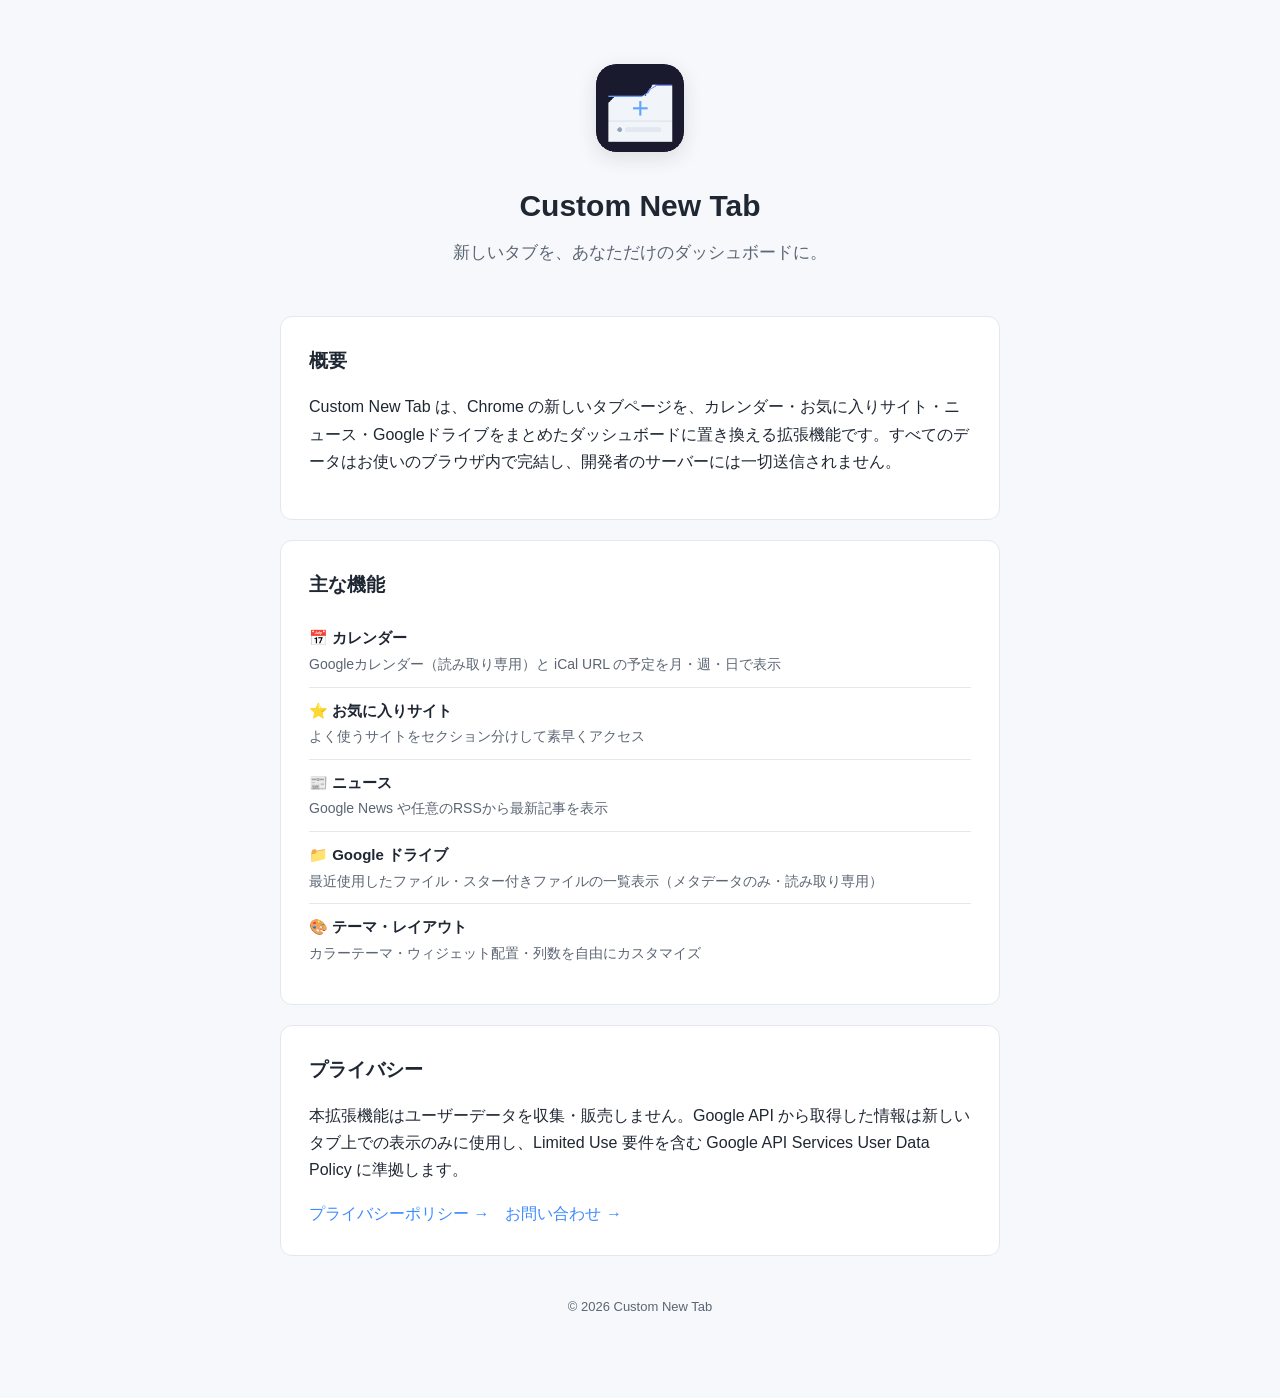
<file: site/index.html>
<!DOCTYPE html>
<html lang="ja">
<head>
  <meta charset="UTF-8">
  <meta name="viewport" content="width=device-width, initial-scale=1.0">
  <meta name="google-site-verification" content="gnsqKJyiIARSbxkVvalSUK85ZuNrN927KFrc7BYDMiA" />
  <title>Custom New Tab — 新しいタブを、あなただけのダッシュボードに。</title>
  <meta name="description" content="Custom New Tab は、ブラウザの新しいタブをカレンダー・お気に入り・ニュース・Driveのダッシュボードに変える Chrome 拡張機能です。">
  <style>
    :root { --accent: #3d8bff; --text: #1f2733; --muted: #5b6573; --bg: #f6f8fb; --card: #ffffff; --border: #e3e8ef; }
    * { box-sizing: border-box; }
    body { margin: 0; font-family: -apple-system, BlinkMacSystemFont, "Segoe UI", "Hiragino Sans", "Noto Sans JP", sans-serif; color: var(--text); background: var(--bg); line-height: 1.7; }
    .wrap { max-width: 760px; margin: 0 auto; padding: 64px 20px 80px; }
    .hero { text-align: center; margin-bottom: 48px; }
    .logo { width: 88px; height: 88px; border-radius: 20px; box-shadow: 0 6px 20px rgba(31,39,51,.12); }
    h1 { font-size: 30px; margin: 20px 0 8px; }
    .tagline { color: var(--muted); font-size: 17px; margin: 0; }
    .card { background: var(--card); border: 1px solid var(--border); border-radius: 12px; padding: 28px; margin-bottom: 20px; }
    h2 { font-size: 19px; margin: 0 0 14px; }
    .features { list-style: none; padding: 0; margin: 0; }
    .features li { padding: 10px 0; border-bottom: 1px solid var(--border); font-size: 15px; }
    .features li:last-child { border-bottom: none; }
    .features b { display: block; }
    .features span { color: var(--muted); font-size: 14px; }
    a { color: var(--accent); text-decoration: none; }
    a:hover { text-decoration: underline; }
    .links { display: flex; gap: 16px; flex-wrap: wrap; }
    footer { text-align: center; color: var(--muted); font-size: 13px; margin-top: 40px; }
  </style>
</head>
<body>
  <div class="wrap">
    <div class="hero">
      <img class="logo" src="./icon128.png" alt="Custom New Tab ロゴ">
      <h1>Custom New Tab</h1>
      <p class="tagline">新しいタブを、あなただけのダッシュボードに。</p>
    </div>

    <div class="card">
      <h2>概要</h2>
      <p>Custom New Tab は、Chrome の新しいタブページを、カレンダー・お気に入りサイト・ニュース・Googleドライブをまとめたダッシュボードに置き換える拡張機能です。すべてのデータはお使いのブラウザ内で完結し、開発者のサーバーには一切送信されません。</p>
    </div>

    <div class="card">
      <h2>主な機能</h2>
      <ul class="features">
        <li><b>📅 カレンダー</b><span>Googleカレンダー（読み取り専用）と iCal URL の予定を月・週・日で表示</span></li>
        <li><b>⭐ お気に入りサイト</b><span>よく使うサイトをセクション分けして素早くアクセス</span></li>
        <li><b>📰 ニュース</b><span>Google News や任意のRSSから最新記事を表示</span></li>
        <li><b>📁 Google ドライブ</b><span>最近使用したファイル・スター付きファイルの一覧表示（メタデータのみ・読み取り専用）</span></li>
        <li><b>🎨 テーマ・レイアウト</b><span>カラーテーマ・ウィジェット配置・列数を自由にカスタマイズ</span></li>
      </ul>
    </div>

    <div class="card">
      <h2>プライバシー</h2>
      <p>本拡張機能はユーザーデータを収集・販売しません。Google API から取得した情報は新しいタブ上での表示のみに使用し、Limited Use 要件を含む Google API Services User Data Policy に準拠します。</p>
      <div class="links">
        <a href="./privacy.html">プライバシーポリシー →</a>
        <a href="mailto:kobacic7@gmail.com">お問い合わせ →</a>
      </div>
    </div>

    <footer>© 2026 Custom New Tab</footer>
  </div>
</body>
</html>
</file>
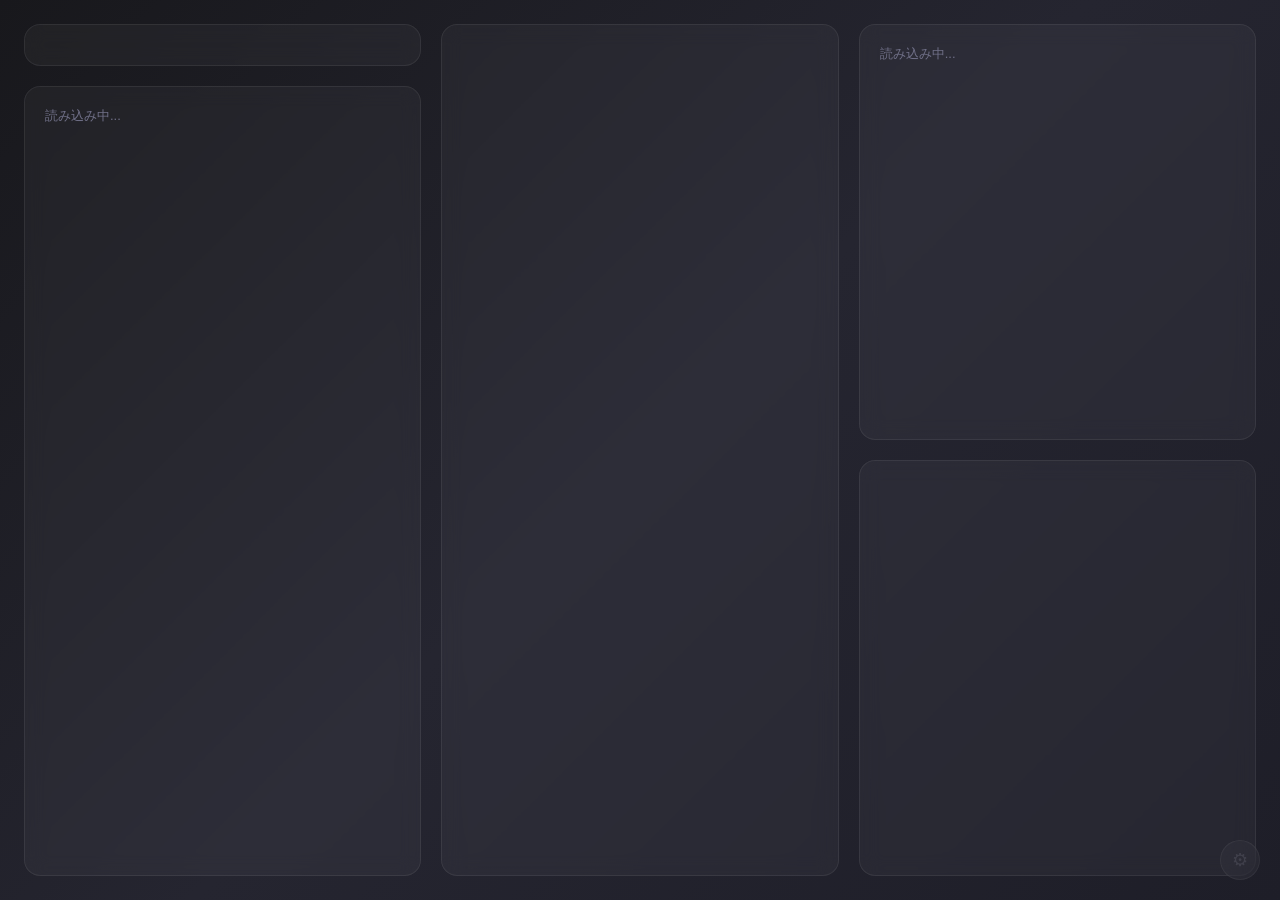
<file: newtab.html>
<!DOCTYPE html>
<html lang="ja">
<head>
  <meta charset="UTF-8">
  <meta name="viewport" content="width=device-width, initial-scale=1.0">
  <title>New Tab</title>
  <link rel="stylesheet" href="css/style.css">
  <link rel="stylesheet" href="css/options.css">
  <script src="js/theme.js"></script>
  <script src="js/utils.js"></script>
</head>
<body>
  <div class="container">
    <div class="main-content" id="main-content">
      <div class="left-column" id="col-left">
        <section class="card calendar-embed" data-widget="calendar">
          <div id="calendar-container"></div>
        </section>
        <section class="card events-list" data-widget="calendar">
          <div id="events-container" class="widget-scroll">
            <p class="loading">読み込み中...</p>
          </div>
        </section>
      </div>
      <div class="center-column" id="col-center">
        <section class="card favorites" data-widget="favorites">
          <div id="favorites-container" class="widget-scroll"></div>
        </section>
      </div>
      <div class="right-column" id="col-right">
        <section class="card news" data-widget="news">
          <div id="news-container" class="widget-scroll">
            <p class="loading">読み込み中...</p>
          </div>
        </section>
        <section class="card drive" data-widget="drive">
          <div id="drive-container"></div>
        </section>
      </div>
    </div>
  </div>
  <!-- 予定追加モーダル -->
  <div class="event-modal-overlay" id="event-modal-overlay">
    <div class="event-modal">
      <h3 class="event-modal-title">予定を追加</h3>
      <div class="event-modal-body">
        <div class="event-modal-field">
          <label for="event-title-input">タイトル</label>
          <input type="text" id="event-title-input" placeholder="予定のタイトル">
        </div>
        <div class="event-modal-field">
          <label for="event-date-input">日付</label>
          <input type="date" id="event-date-input">
        </div>
        <div class="event-modal-row">
          <div class="event-modal-field">
            <label for="event-start-input">開始時刻</label>
            <input type="time" id="event-start-input" value="09:00">
          </div>
          <div class="event-modal-field">
            <label for="event-end-input">終了時刻</label>
            <input type="time" id="event-end-input" value="10:00">
          </div>
        </div>
        <div class="event-modal-field">
          <label class="event-allday-label">
            <input type="checkbox" id="event-allday-input"> 終日
          </label>
        </div>
        <div class="event-modal-field">
          <label for="event-location-input">場所</label>
          <input type="text" id="event-location-input" placeholder="場所（任意）">
        </div>
        <div class="event-modal-field">
          <label for="event-desc-input">説明</label>
          <textarea id="event-desc-input" placeholder="説明（任意）" rows="3"></textarea>
        </div>
      </div>
      <div class="event-modal-actions">
        <button class="event-modal-btn cancel" id="event-modal-cancel">キャンセル</button>
        <button class="event-modal-btn confirm" id="event-modal-save">追加</button>
      </div>
    </div>
  </div>
  <button class="settings-btn" id="settings-btn" title="設定">⚙</button>

  <!-- Settings Panel Overlay -->
  <div class="settings-overlay" id="settings-panel-overlay">
    <div class="settings-panel">
      <div class="options-wrapper">
        <header class="options-header">
          <h1>⚙ 設定</h1>
          <button class="settings-close-btn" id="settings-close-btn" title="閉じる">×</button>
        </header>
        <div class="options-body">
          <nav class="sidebar">
            <ul class="sidebar-list">
              <li class="sidebar-item active" data-section="favorites">
                <span class="sidebar-icon">☆</span>
                <span class="sidebar-label">お気に入りサイト</span>
              </li>
              <li class="sidebar-item" data-section="calendar">
                <span class="sidebar-icon">□</span>
                <span class="sidebar-label">カレンダー</span>
              </li>
              <li class="sidebar-item" data-section="drive">
                <span class="sidebar-icon">△</span>
                <span class="sidebar-label">Googleドライブ</span>
              </li>
              <li class="sidebar-item" data-section="news">
                <span class="sidebar-icon">☰</span>
                <span class="sidebar-label">ニュース</span>
              </li>
              <li class="sidebar-item" data-section="layout">
                <span class="sidebar-icon">⊞</span>
                <span class="sidebar-label">レイアウト</span>
              </li>
<li class="sidebar-item" data-section="theme">
                <span class="sidebar-icon">◑</span>
                <span class="sidebar-label">テーマ</span>
              </li>
              <li class="sidebar-item" data-section="export">
                <span class="sidebar-icon">⇄</span>
                <span class="sidebar-label">設定の出力</span>
              </li>
            </ul>
          </nav>
          <main class="main-pane">
            <!-- お気に入りサイト -->
            <div class="settings-section active" id="section-favorites">
              <h2 class="section-title">お気に入りサイト</h2>
              <p class="section-desc">New Tabに表示するお気に入りサイトを管理します。</p>
              <form id="add-fav-form" class="add-form">
                <div class="form-row">
                  <div class="form-group">
                    <label for="fav-name">サイト名</label>
                    <input type="text" id="fav-name" placeholder="例: Notion">
                  </div>
                  <div class="form-group">
                    <label for="fav-url">URL</label>
                    <input type="url" id="fav-url" placeholder="例: https://notion.so">
                  </div>
                  <div class="form-group">
                    <label>セクション</label>
                    <div class="category-select-wrapper">
                      <select id="fav-category" class="inline-select"></select>
                      <input type="text" id="fav-category-new" class="inline-input" placeholder="新しいセクション名" style="display:none">
                      <button type="button" class="btn btn-inline-cancel" id="cancel-new-category" style="display:none">キャンセル</button>
                    </div>
                  </div>
                </div>
                <div class="fav-form-actions">
                  <button type="submit" class="btn btn-add">追加</button>
                  <button type="button" class="btn btn-inline-cancel" id="pick-from-tabs-btn">開いているタブから選択</button>
                </div>
                <div id="tab-picker" class="tab-picker" style="display:none"></div>
              </form>
              <div class="fav-list-header">
                <h3>登録済みサイト</h3>
                <span class="fav-count" id="fav-count">0件</span>
              </div>
              <div id="favorites-list" class="favorites-list">
                <p class="empty-msg">お気に入りがまだありません</p>
              </div>
            </div>
            <!-- カレンダー -->
            <div class="settings-section" id="section-calendar">
              <h2 class="section-title">カレンダー</h2>
              <div class="add-form" style="margin-bottom:20px">
                <div style="display:flex;align-items:center;justify-content:space-between">
                  <div>
                    <h3 style="font-size:14px;color:var(--text-heading);margin-bottom:4px">予定追加機能</h3>
                    <p class="section-desc" style="margin-bottom:0">ONにすると、カレンダーの日付クリックでGoogleカレンダーに予定を追加できます。</p>
                  </div>
                  <div class="toggle-switch" id="toggle-event-add"></div>
                </div>
              </div>
              <!-- ===== 今日へスクロール ===== -->
              <div class="add-form" style="margin-bottom:20px">
                <div style="display:flex;align-items:center;justify-content:space-between">
                  <div>
                    <h3 style="font-size:14px;color:var(--text-heading);margin-bottom:4px">今日にスクロール</h3>
                    <p class="section-desc" style="margin-bottom:0">月・週表示で予定リストを今日の位置まで自動スクロールします。</p>
                  </div>
                  <div class="toggle-switch" id="toggle-jump-to-today"></div>
                </div>
              </div>
              <div class="cal-subsection">
                <h3 class="subsection-title">Googleアカウント（OAuth）</h3>
                <p class="section-desc">Googleアカウントでログインして、Calendar APIで予定を取得します。</p>
                <div class="add-form">
                  <div class="form-row">
                    <div class="form-group">
                      <label>カラー</label>
                      <div class="cal-color-presets" id="new-cal-color-presets">
                        <span class="cal-preset-dot active" data-color="#6c63ff" style="background:#6c63ff"></span>
                        <span class="cal-preset-dot" data-color="#3d8bff" style="background:#3d8bff"></span>
                        <span class="cal-preset-dot" data-color="#4caf50" style="background:#4caf50"></span>
                        <span class="cal-preset-dot" data-color="#f9c74f" style="background:#f9c74f"></span>
                        <span class="cal-preset-dot" data-color="#e8853d" style="background:#e8853d"></span>
                        <span class="cal-preset-dot" data-color="#ff6b6b" style="background:#ff6b6b"></span>
                      </div>
                    </div>
                  </div>
                  <button type="button" class="btn btn-add" id="add-gcal-btn">Googleアカウントでログイン</button>
                  <div id="gcal-add-status" class="ical-status"></div>
                </div>
                <div class="cal-list-header">
                  <h4>登録済みアカウント</h4>
                </div>
                <div id="calendar-list" class="calendar-list"></div>
              </div>
              <div class="cal-subsection" style="margin-top:28px;padding-top:20px;border-top:1px solid var(--divider)">
                <h3 class="subsection-title">iCal URL</h3>
                <p class="section-desc">Outlook、Apple Calendar、その他のカレンダーをiCal URL（.ics）で追加できます。</p>
                <div class="add-form">
                  <div class="form-row">
                    <div class="form-group" style="flex:2">
                      <label>カレンダー名</label>
                      <input type="text" id="ical-name-input" placeholder="例：会社Outlook" />
                    </div>
                    <div class="form-group">
                      <label>カラー</label>
                      <div class="cal-color-presets" id="ical-color-presets">
                        <span class="cal-preset-dot active" data-color="#999999" style="background:#999999"></span>
                        <span class="cal-preset-dot" data-color="#6c63ff" style="background:#6c63ff"></span>
                        <span class="cal-preset-dot" data-color="#3d8bff" style="background:#3d8bff"></span>
                        <span class="cal-preset-dot" data-color="#4caf50" style="background:#4caf50"></span>
                        <span class="cal-preset-dot" data-color="#e8853d" style="background:#e8853d"></span>
                        <span class="cal-preset-dot" data-color="#ff6b6b" style="background:#ff6b6b"></span>
                      </div>
                    </div>
                  </div>
                  <div class="form-row">
                    <div class="form-group" style="flex:1">
                      <label>iCal URL</label>
                      <input type="url" id="ical-url-input" placeholder="https://...ical / .ics" />
                    </div>
                  </div>
                  <button type="button" class="btn btn-add" id="add-ical-btn">iCal URLを追加</button>
                  <div id="ical-add-status" class="ical-status"></div>
                </div>
                <div class="cal-list-header">
                  <h4>登録済みiCal</h4>
                </div>
                <div id="ical-list" class="calendar-list"></div>
              </div>
              <div class="ical-help" style="margin-top:24px">
                <h3>注意事項</h3>
                <ol>
                  <li><strong>Googleカレンダー</strong>は「Googleアカウントでログイン」（OAuth）を推奨</li>
                  <li><strong>Outlook / Apple Calendar等</strong>はiCal URLで追加</li>
                  <li>同じカレンダーを両方に登録すると予定が重複する場合があります（簡易重複排除あり）</li>
                  <li>OAuthトークンは1時間で期限切れ → 自動リフレッシュされます</li>
                  <li>iCal URLはCORS制限を受ける場合があります（プロキシ設定が必要な場合あり）</li>
                </ol>
              </div>
            </div>
            <!-- Googleドライブ -->
            <div class="settings-section" id="section-drive">
              <h2 class="section-title">Googleドライブ</h2>
              <p class="section-desc">Googleアカウントでログインして、最近のファイルとスター付きファイルをNew Tabに表示します。</p>
              <div class="add-form">
                <button type="button" class="btn btn-add" id="add-drive-btn">Googleアカウントでログイン</button>
                <div id="drive-add-status" class="ical-status"></div>
              </div>
              <div class="add-form" style="margin-bottom:20px">
                <h3 style="font-size:14px;color:var(--text-heading);margin-bottom:12px">デフォルト表示</h3>
                <div style="display:flex;gap:16px">
                  <label style="display:flex;align-items:center;gap:6px;font-size:13px;color:var(--text-primary);cursor:pointer">
                    <input type="radio" name="drive-default-tab" value="recent"> 最近
                  </label>
                  <label style="display:flex;align-items:center;gap:6px;font-size:13px;color:var(--text-primary);cursor:pointer">
                    <input type="radio" name="drive-default-tab" value="starred"> ★ スター付き
                  </label>
                </div>
              </div>
              <div class="add-form" style="margin-bottom:20px">
                <h3 style="font-size:14px;color:var(--text-heading);margin-bottom:12px">取得件数</h3>
                <div style="display:flex;align-items:center;gap:10px">
                  <select id="drive-page-size" class="inline-select" style="min-width:unset;padding:6px 10px">
                    <option value="10">10件</option>
                    <option value="20">20件</option>
                    <option value="30">30件</option>
                    <option value="50">50件</option>
                    <option value="100">100件</option>
                  </select>
                </div>
              </div>
              <div class="cal-list-header">
                <h4>登録済みアカウント</h4>
              </div>
              <div id="drive-account-list" class="calendar-list"></div>
            </div>
            <!-- ニュース -->
            <div class="settings-section" id="section-news">
              <h2 class="section-title">ニュース</h2>
              <p class="section-desc">ニュースのソースを切り替えます。</p>
              <div class="add-form">
                <div class="form-row">
                  <div class="form-group">
                    <label for="news-source">ソース</label>
                    <select id="news-source" class="inline-select" style="max-width:400px">
                      <option value="google-general">Google ニュース（総合）</option>
                      <option value="google-tech">Google ニュース（テクノロジー）</option>
                      <option value="google-business">Google ニュース（ビジネス）</option>
                      <option value="google-sports">Google ニュース（スポーツ）</option>
                      <option value="google-entertainment">Google ニュース（エンタメ）</option>
                      <option value="google-science">Google ニュース（科学）</option>
                      <option value="google-health">Google ニュース（健康）</option>
                      <option value="custom">カスタム RSS URL</option>
                    </select>
                  </div>
                  <div class="form-group" id="custom-rss-group" style="display:none">
                    <label for="custom-rss-url">RSS URL</label>
                    <input type="url" id="custom-rss-url" placeholder="例: https://example.com/feed">
                  </div>
                </div>
                <button type="button" class="btn btn-add" id="save-news-source">保存</button>
                <div id="news-status" class="ical-status"></div>
              </div>
            </div>
            <!-- レイアウト -->
            <div class="settings-section" id="section-layout">
              <h2 class="section-title">レイアウト</h2>
              <p class="section-desc">表示するウィジェットと配置カラムを設定します。</p>
              <div class="add-form">
                <div class="layout-section-header" style="margin-bottom:8px">
                  <h3>列数</h3>
                </div>
                <div class="layout-col-count-row">
                  <button type="button" class="layout-col-count-btn" data-count="1">1列</button>
                  <button type="button" class="layout-col-count-btn" data-count="2">2列</button>
                  <button type="button" class="layout-col-count-btn" data-count="3">3列</button>
                </div>
                <div class="layout-section-header">
                  <h3>ウィジェット配置</h3>
                  <button type="button" class="btn btn-inline-cancel" id="reset-col-widths">均等にリセット</button>
                </div>
                <p class="section-desc">ウィジェットをドラッグして列・順番を変更。境界線をドラッグしてカラム幅を調整。</p>
                <div class="layout-dnd-container" id="layout-dnd-container">
                  <div class="layout-col-zone" id="col-zone-0">
                    <div class="layout-col-label">左 <span class="col-width-pct" id="col-pct-0"></span></div>
                    <div class="layout-drop-area" data-zone="left" id="zone-left"></div>
                  </div>
                  <div class="layout-resize-handle" data-handle-idx="0"><div class="layout-resize-grip"></div></div>
                  <div class="layout-col-zone" id="col-zone-1">
                    <div class="layout-col-label">中央 <span class="col-width-pct" id="col-pct-1"></span></div>
                    <div class="layout-drop-area" data-zone="center" id="zone-center"></div>
                  </div>
                  <div class="layout-resize-handle" data-handle-idx="1"><div class="layout-resize-grip"></div></div>
                  <div class="layout-col-zone" id="col-zone-2">
                    <div class="layout-col-label">右 <span class="col-width-pct" id="col-pct-2"></span></div>
                    <div class="layout-drop-area" data-zone="right" id="zone-right"></div>
                  </div>
                </div>
                <div class="layout-hidden-tray">
                  <div class="layout-col-label">非表示 <span style="font-size:10px;color:var(--text-muted);font-weight:400;text-transform:none;letter-spacing:0">— ドラッグして非表示にする</span></div>
                  <div class="layout-drop-area layout-drop-area--hidden" data-zone="hidden" id="zone-hidden"></div>
                </div>
              </div>
            </div>
            <!-- テーマ -->
            <div class="settings-section" id="section-theme">
              <h2 class="section-title">テーマ</h2>
              <p class="section-desc">New Tabと設定画面の配色テーマを選択します。</p>
              <div class="theme-grid" id="theme-grid"></div>
            </div>
            <!-- 設定の出力 -->
            <div class="settings-section" id="section-export">
              <h2 class="section-title">設定の出力</h2>
              <p class="section-desc">設定のバックアップと復元ができます。※Googleアカウント（OAuth）のトークンは除外されます。インポート後は再ログインが必要です。</p>
              <div class="add-form">
                <h3 style="font-size:14px;color:var(--text-heading);margin-bottom:12px">エクスポート</h3>
                <p class="section-desc">現在の設定をJSONファイルとして保存します。</p>
                <button type="button" class="btn btn-add" id="export-btn">設定をエクスポート</button>
              </div>
              <div class="add-form">
                <h3 style="font-size:14px;color:var(--text-heading);margin-bottom:12px">インポート</h3>
                <p class="section-desc">JSONファイルから設定を復元します。<strong>現在の設定は全て上書きされます。</strong></p>
                <label class="btn btn-add" style="display:inline-block;cursor:pointer;">
                  ファイルを選択してインポート
                  <input type="file" id="import-file-input" accept=".json" style="display:none">
                </label>
                <div id="import-status" class="ical-status"></div>
              </div>
            </div>
          </main>
        </div>
      </div>
      <div class="modal-overlay" id="modal-overlay">
        <div class="modal-dialog">
          <p class="modal-message" id="modal-message"></p>
          <div class="modal-actions">
            <button class="btn btn-modal-cancel" id="modal-cancel">キャンセル</button>
            <button class="btn btn-modal-confirm" id="modal-confirm">🗑️</button>
          </div>
        </div>
      </div>
      <div id="status-msg" class="status-msg"></div>
    </div>
  </div>

  <script src="js/calendar.js"></script>
  <script src="js/favorites.js"></script>
  <script src="js/news.js"></script>
  <script src="js/drive.js"></script>
  <script src="js/options.js"></script>
  <script src="js/main.js"></script>
</body>
</html>
</file>
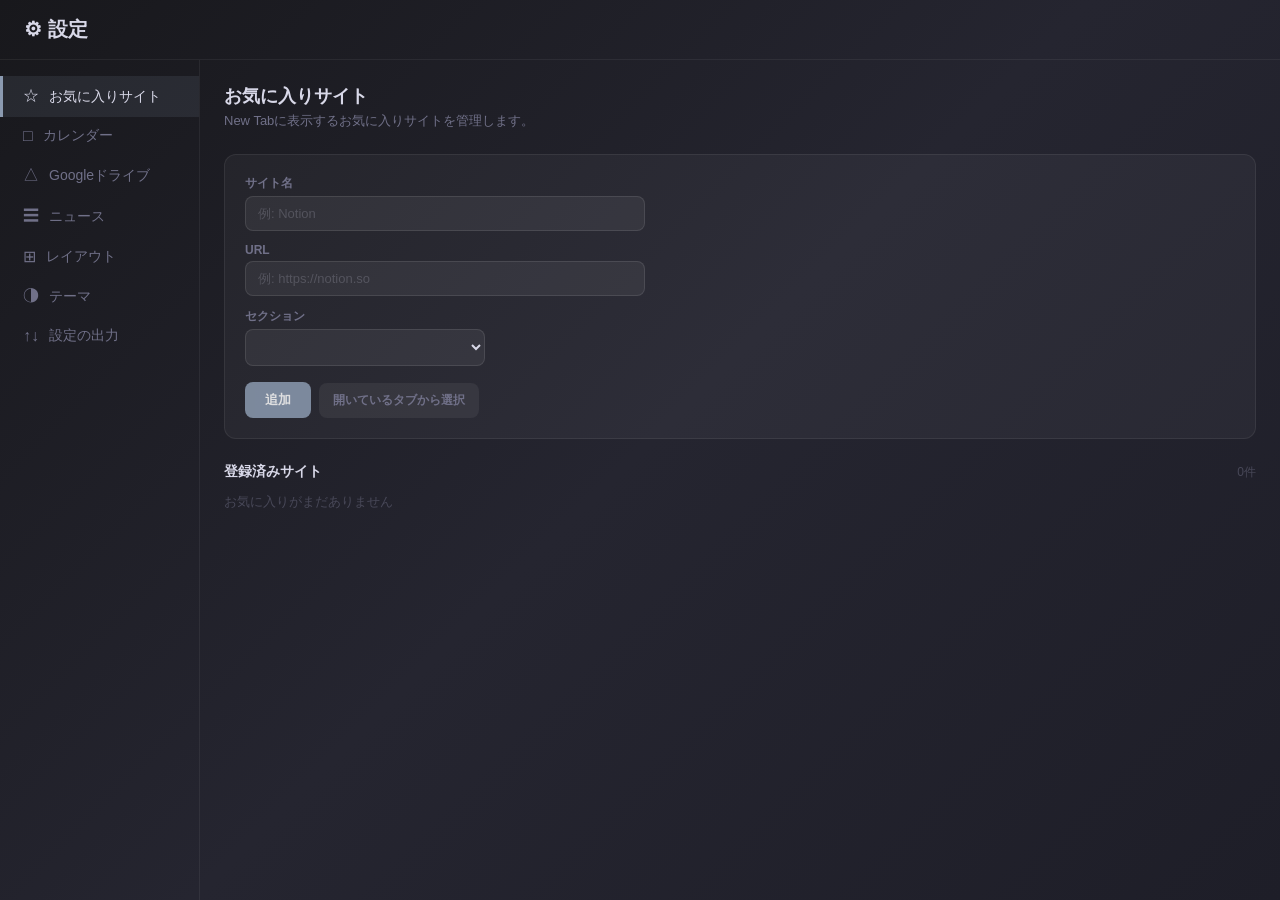
<file: options.html>
<!DOCTYPE html>
<html lang="ja">
<head>
  <meta charset="UTF-8">
  <meta name="viewport" content="width=device-width, initial-scale=1.0">
  <title>設定 - Custom New Tab</title>
  <link rel="stylesheet" href="css/options.css">
  <script src="js/theme.js"></script>
  <script src="js/utils.js"></script>
</head>
<body>
  <div class="options-wrapper">
    <header class="options-header">
      <h1>⚙ 設定</h1>
    </header>
    <div class="options-body">
      <nav class="sidebar">
        <ul class="sidebar-list">
          <li class="sidebar-item active" data-section="favorites">
            <span class="sidebar-icon">☆</span>
            <span class="sidebar-label">お気に入りサイト</span>
          </li>
          <li class="sidebar-item" data-section="calendar">
            <span class="sidebar-icon">□</span>
            <span class="sidebar-label">カレンダー</span>
          </li>
          <li class="sidebar-item" data-section="drive">
            <span class="sidebar-icon">△</span>
            <span class="sidebar-label">Googleドライブ</span>
          </li>
          <li class="sidebar-item" data-section="news">
            <span class="sidebar-icon">☰</span>
            <span class="sidebar-label">ニュース</span>
          </li>
          <li class="sidebar-item" data-section="layout">
            <span class="sidebar-icon">⊞</span>
            <span class="sidebar-label">レイアウト</span>
          </li>
          <li class="sidebar-item" data-section="theme">
            <span class="sidebar-icon">◑</span>
            <span class="sidebar-label">テーマ</span>
          </li>
          <li class="sidebar-item" data-section="export">
            <span class="sidebar-icon">↑↓</span>
            <span class="sidebar-label">設定の出力</span>
          </li>
        </ul>
      </nav>
      <main class="main-pane">
        <!-- お気に入りサイト -->
        <div class="settings-section active" id="section-favorites">
          <h2 class="section-title">お気に入りサイト</h2>
          <p class="section-desc">New Tabに表示するお気に入りサイトを管理します。</p>
          <form id="add-fav-form" class="add-form">
            <div class="form-row">
              <div class="form-group">
                <label for="fav-name">サイト名</label>
                <input type="text" id="fav-name" placeholder="例: Notion">
              </div>
              <div class="form-group">
                <label for="fav-url">URL</label>
                <input type="url" id="fav-url" placeholder="例: https://notion.so">
              </div>
              <div class="form-group">
                <label>セクション</label>
                <div class="category-select-wrapper">
                  <select id="fav-category" class="inline-select"></select>
                  <input type="text" id="fav-category-new" class="inline-input" placeholder="新しいセクション名" style="display:none">
                  <button type="button" class="btn btn-inline-cancel" id="cancel-new-category" style="display:none">キャンセル</button>
                </div>
              </div>
            </div>
            <div class="fav-form-actions">
              <button type="submit" class="btn btn-add">追加</button>
              <button type="button" class="btn btn-inline-cancel" id="pick-from-tabs-btn">開いているタブから選択</button>
            </div>
            <div id="tab-picker" class="tab-picker" style="display:none"></div>
          </form>
          <div class="fav-list-header">
            <h3>登録済みサイト</h3>
            <span class="fav-count" id="fav-count">0件</span>
          </div>
          <div id="favorites-list" class="favorites-list">
            <p class="empty-msg">お気に入りがまだありません</p>
          </div>
        </div>
        <!-- カレンダー（OAuth + iCal ハイブリッド対応） -->
        <div class="settings-section" id="section-calendar">
          <h2 class="section-title">カレンダー</h2>

          <!-- ===== 予定追加機能ON/OFF ===== -->
          <div class="add-form" style="margin-bottom:20px">
            <div style="display:flex;align-items:center;justify-content:space-between">
              <div>
                <h3 style="font-size:14px;color:var(--text-heading);margin-bottom:4px">予定追加機能</h3>
                <p class="section-desc" style="margin-bottom:0">ONにすると、カレンダーの日付クリックでGoogleカレンダーに予定を追加できます。</p>
              </div>
              <div class="toggle-switch" id="toggle-event-add"></div>
            </div>
          </div>

          <!-- ===== 今日へスクロール ===== -->
          <div class="add-form" style="margin-bottom:20px">
            <div style="display:flex;align-items:center;justify-content:space-between">
              <div>
                <h3 style="font-size:14px;color:var(--text-heading);margin-bottom:4px">今日にスクロール</h3>
                <p class="section-desc" style="margin-bottom:0">月・週表示で予定リストを今日の位置まで自動スクロールします。</p>
              </div>
              <div class="toggle-switch" id="toggle-jump-to-today"></div>
            </div>
          </div>
          <!-- ===== Google OAuth セクション ===== -->
          <div class="cal-subsection">
            <h3 class="subsection-title">🔗 Googleアカウント（OAuth）</h3>
            <p class="section-desc">Googleアカウントでログインして、Calendar APIで予定を取得します。</p>

            <div class="add-form">
              <div class="form-row">
                <div class="form-group">
                  <label>カラー</label>
                  <div class="cal-color-presets" id="new-cal-color-presets">
                    <span class="cal-preset-dot active" data-color="#6c63ff" style="background:#6c63ff"></span>
                    <span class="cal-preset-dot" data-color="#3d8bff" style="background:#3d8bff"></span>
                    <span class="cal-preset-dot" data-color="#4caf50" style="background:#4caf50"></span>
                    <span class="cal-preset-dot" data-color="#f9c74f" style="background:#f9c74f"></span>
                    <span class="cal-preset-dot" data-color="#e8853d" style="background:#e8853d"></span>
                    <span class="cal-preset-dot" data-color="#ff6b6b" style="background:#ff6b6b"></span>
                  </div>
                </div>
              </div>
              <button type="button" class="btn btn-add" id="add-gcal-btn">Googleアカウントでログイン</button>
              <div id="gcal-add-status" class="ical-status"></div>
            </div>

            <div class="cal-list-header">
              <h4>登録済みアカウント</h4>
            </div>
            <div id="calendar-list" class="calendar-list"></div>
          </div>

          <!-- ===== iCal URL セクション ===== -->
          <div class="cal-subsection" style="margin-top:28px;padding-top:20px;border-top:1px solid var(--divider)">
            <h3 class="subsection-title">📅 iCal URL</h3>
            <p class="section-desc">Outlook、Apple Calendar、その他のカレンダーをiCal URL（.ics）で追加できます。</p>

            <div class="add-form">
              <div class="form-row">
                <div class="form-group" style="flex:2">
                  <label>カレンダー名</label>
                  <input type="text" id="ical-name-input" placeholder="例：会社Outlook" />
                </div>
                <div class="form-group">
                  <label>カラー</label>
                  <div class="cal-color-presets" id="ical-color-presets">
                    <span class="cal-preset-dot active" data-color="#999999" style="background:#999999"></span>
                    <span class="cal-preset-dot" data-color="#6c63ff" style="background:#6c63ff"></span>
                    <span class="cal-preset-dot" data-color="#3d8bff" style="background:#3d8bff"></span>
                    <span class="cal-preset-dot" data-color="#4caf50" style="background:#4caf50"></span>
                    <span class="cal-preset-dot" data-color="#e8853d" style="background:#e8853d"></span>
                    <span class="cal-preset-dot" data-color="#ff6b6b" style="background:#ff6b6b"></span>
                  </div>
                </div>
              </div>
              <div class="form-row">
                <div class="form-group" style="flex:1">
                  <label>iCal URL</label>
                  <input type="url" id="ical-url-input" placeholder="https://...ical / .ics" />
                </div>
              </div>
              <button type="button" class="btn btn-add" id="add-ical-btn">iCal URLを追加</button>
              <div id="ical-add-status" class="ical-status"></div>
            </div>

            <div class="cal-list-header">
              <h4>登録済みiCal</h4>
            </div>
            <div id="ical-list" class="calendar-list"></div>
          </div>

          <!-- ===== 注意事項 ===== -->
          <div class="ical-help" style="margin-top:24px">
            <h3>注意事項</h3>
            <ol>
              <li><strong>Googleカレンダー</strong>は「Googleアカウントでログイン」（OAuth）を推奨</li>
              <li><strong>Outlook / Apple Calendar等</strong>はiCal URLで追加</li>
              <li>同じカレンダーを両方に登録すると予定が重複する場合があります（簡易重複排除あり）</li>
              <li>OAuthトークンは1時間で期限切れ → 自動リフレッシュされます</li>
              <li>iCal URLはCORS制限を受ける場合があります（プロキシ設定が必要な場合あり）</li>
            </ol>
          </div>
        </div>
        <!-- Googleドライブ -->
        <div class="settings-section" id="section-drive">
          <h2 class="section-title">Googleドライブ</h2>
          <p class="section-desc">Googleアカウントでログインして、最近のファイルとスター付きファイルをNew Tabに表示します。</p>
          <div class="add-form">
            <button type="button" class="btn btn-add" id="add-drive-btn">Googleアカウントでログイン</button>
            <div id="drive-add-status" class="ical-status"></div>
          </div>
          <div class="add-form" style="margin-bottom:20px">
            <h3 style="font-size:14px;color:var(--text-heading);margin-bottom:12px">デフォルト表示</h3>
            <div style="display:flex;gap:16px">
              <label style="display:flex;align-items:center;gap:6px;font-size:13px;color:var(--text-primary);cursor:pointer">
                <input type="radio" name="drive-default-tab" value="recent"> 最近
              </label>
              <label style="display:flex;align-items:center;gap:6px;font-size:13px;color:var(--text-primary);cursor:pointer">
                <input type="radio" name="drive-default-tab" value="starred"> ★ スター付き
              </label>
            </div>
          </div>
          <div class="add-form" style="margin-bottom:20px">
            <h3 style="font-size:14px;color:var(--text-heading);margin-bottom:12px">取得件数</h3>
            <div style="display:flex;align-items:center;gap:10px">
              <select id="drive-page-size" class="inline-select" style="min-width:unset;padding:6px 10px">
                <option value="10">10件</option>
                <option value="20">20件</option>
                <option value="30">30件</option>
                <option value="50">50件</option>
                <option value="100">100件</option>
              </select>
            </div>
          </div>
          <div class="cal-list-header">
            <h4>登録済みアカウント</h4>
          </div>
          <div id="drive-account-list" class="calendar-list"></div>
        </div>
        <!-- ニュース -->
        <div class="settings-section" id="section-news">
          <h2 class="section-title">ニュース</h2>
          <p class="section-desc">ニュースのソースを切り替えます。</p>
          <div class="add-form">
            <div class="form-row">
              <div class="form-group">
                <label for="news-source">ソース</label>
                <select id="news-source" class="inline-select" style="max-width:400px">
                  <option value="google-general">Google ニュース（総合）</option>
                  <option value="google-tech">Google ニュース（テクノロジー）</option>
                  <option value="google-business">Google ニュース（ビジネス）</option>
                  <option value="google-sports">Google ニュース（スポーツ）</option>
                  <option value="google-entertainment">Google ニュース（エンタメ）</option>
                  <option value="google-science">Google ニュース（科学）</option>
                  <option value="google-health">Google ニュース（健康）</option>
                  <option value="custom">カスタム RSS URL</option>
                </select>
              </div>
              <div class="form-group" id="custom-rss-group" style="display:none">
                <label for="custom-rss-url">RSS URL</label>
                <input type="url" id="custom-rss-url" placeholder="例: https://example.com/feed">
              </div>
            </div>
            <button type="button" class="btn btn-add" id="save-news-source">保存</button>
            <div id="news-status" class="ical-status"></div>
          </div>
        </div>
        <!-- レイアウト -->
        <div class="settings-section" id="section-layout">
          <h2 class="section-title">レイアウト</h2>
          <p class="section-desc">表示するウィジェットと配置カラムを設定します。</p>
          <div class="add-form">
            <h3 style="font-size:14px;color:var(--text-heading);margin-bottom:8px">ウィジェット配置</h3>
            <p class="section-desc">ウィジェットをドラッグして列を変更、トグルで表示/非表示を切り替えます。</p>
            <div class="layout-dnd-container" id="layout-dnd-container">
              <div class="layout-col-zone">
                <div class="layout-col-label">左</div>
                <div class="layout-drop-area" data-zone="left" id="zone-left"></div>
              </div>
              <div class="layout-resize-handle" data-handle-idx="0"></div>
              <div class="layout-col-zone">
                <div class="layout-col-label">中央</div>
                <div class="layout-drop-area" data-zone="center" id="zone-center"></div>
              </div>
              <div class="layout-resize-handle" data-handle-idx="1"></div>
              <div class="layout-col-zone">
                <div class="layout-col-label">右</div>
                <div class="layout-drop-area" data-zone="right" id="zone-right"></div>
              </div>
            </div>
            <p class="section-desc" style="margin-top:8px">境界線をドラッグしてカラム幅を調整。</p>
            <div class="layout-hidden-tray">
              <div class="layout-col-label" style="margin-bottom:6px">非表示</div>
              <div class="layout-drop-area layout-drop-area--hidden" data-zone="hidden" id="zone-hidden"></div>
            </div>
          </div>
        </div>
        <!-- テーマ -->
        <div class="settings-section" id="section-theme">
          <h2 class="section-title">テーマ</h2>
          <p class="section-desc">New Tabと設定画面の配色テーマを選択します。</p>
          <div class="theme-grid" id="theme-grid"></div>
        </div>
        <!-- 設定の出力 -->
        <div class="settings-section" id="section-export">
          <h2 class="section-title">設定の出力</h2>
          <p class="section-desc">設定のバックアップと復元ができます。※Googleアカウント（OAuth）のトークンは除外されます。インポート後は再ログインが必要です。</p>
          <div class="add-form">
            <h3 style="font-size:14px;color:var(--text-heading);margin-bottom:12px">エクスポート</h3>
            <p class="section-desc">現在の設定をJSONファイルとして保存します。</p>
            <button type="button" class="btn btn-add" id="export-btn">設定をエクスポート</button>
          </div>
          <div class="add-form">
            <h3 style="font-size:14px;color:var(--text-heading);margin-bottom:12px">インポート</h3>
            <p class="section-desc">JSONファイルから設定を復元します。<strong>現在の設定は全て上書きされます。</strong></p>
            <label class="btn btn-add" style="display:inline-block;cursor:pointer;">
              ファイルを選択してインポート
              <input type="file" id="import-file-input" accept=".json" style="display:none">
            </label>
            <div id="import-status" class="ical-status"></div>
          </div>
        </div>
      </main>
    </div>
    <div class="modal-overlay" id="modal-overlay">
      <div class="modal-dialog">
        <p class="modal-message" id="modal-message"></p>
        <div class="modal-actions">
          <button class="btn btn-modal-cancel" id="modal-cancel">キャンセル</button>
          <button class="btn btn-modal-confirm" id="modal-confirm">🗑️</button>
        </div>
      </div>
    </div>
    <div id="status-msg" class="status-msg"></div>
  </div>
  <script src="js/options.js"></script>
  <script>initOptionsPanel();</script>
</body>
</html>
</file>
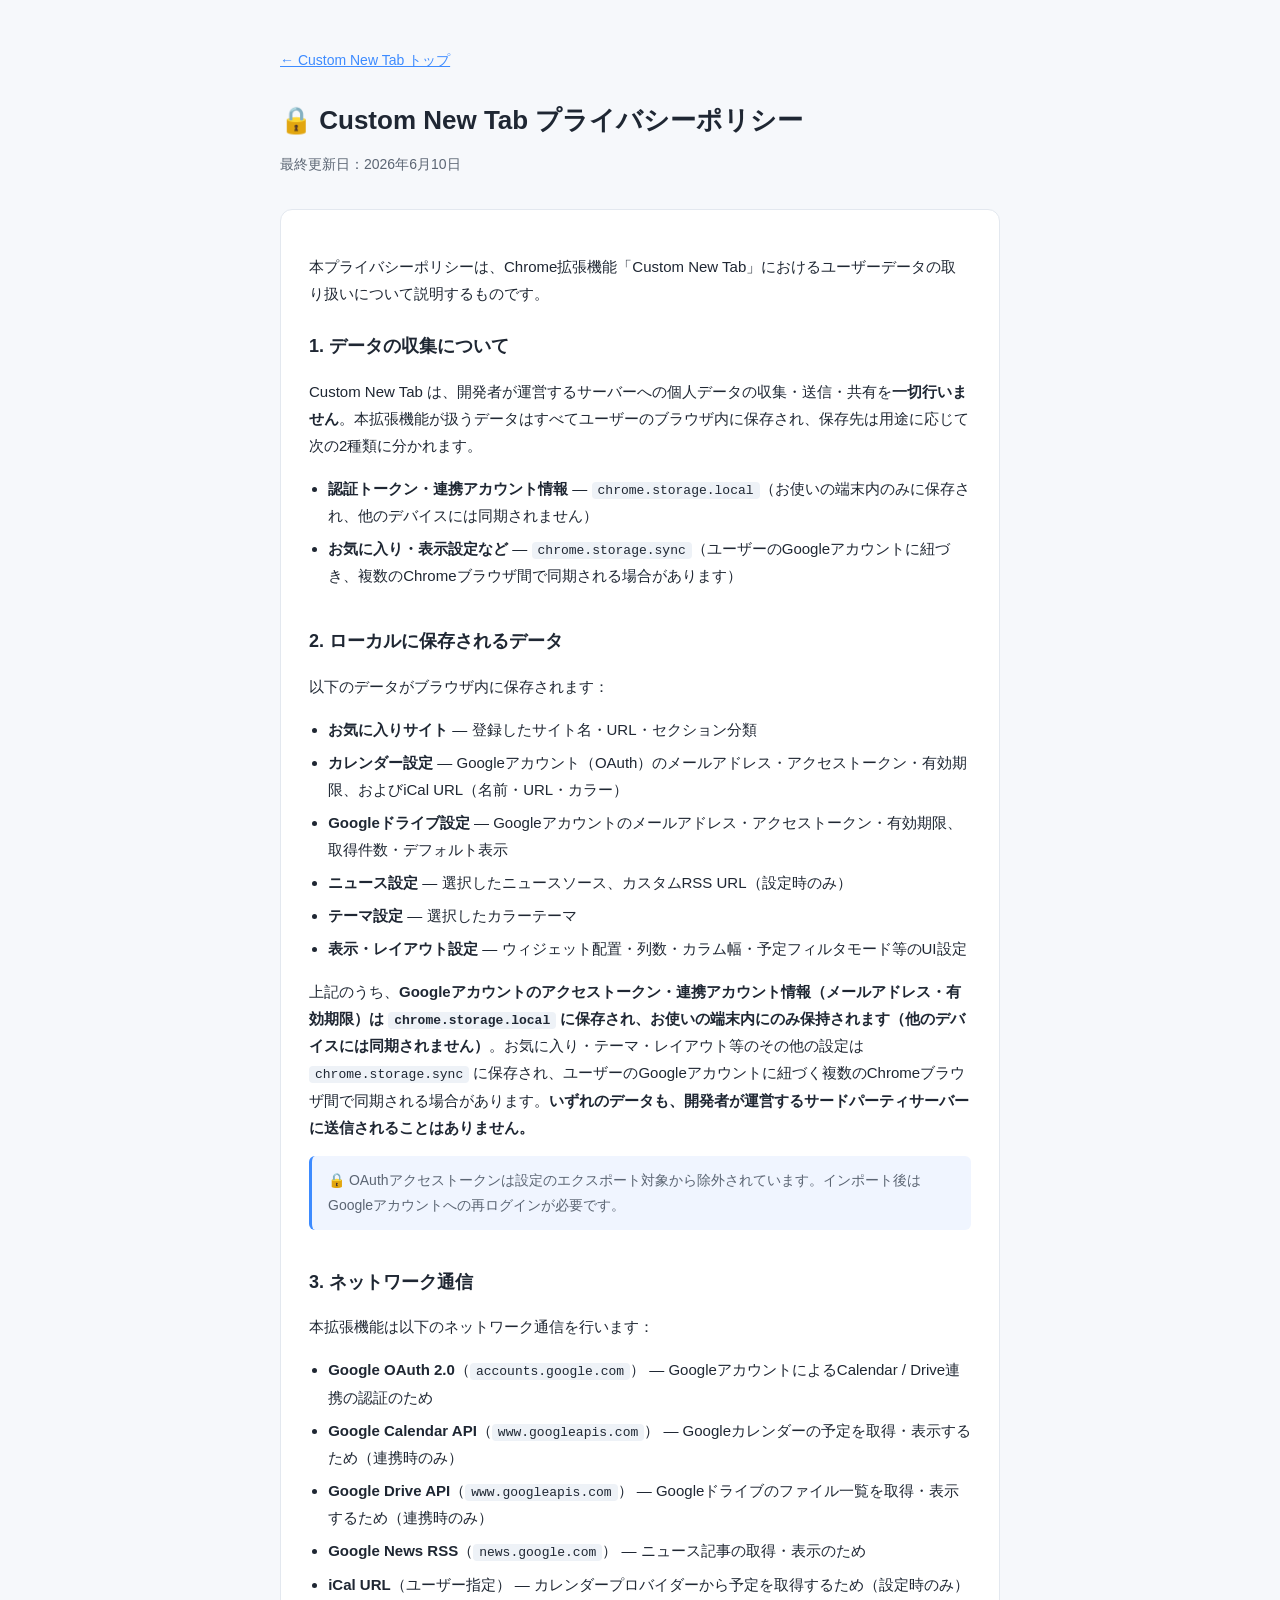
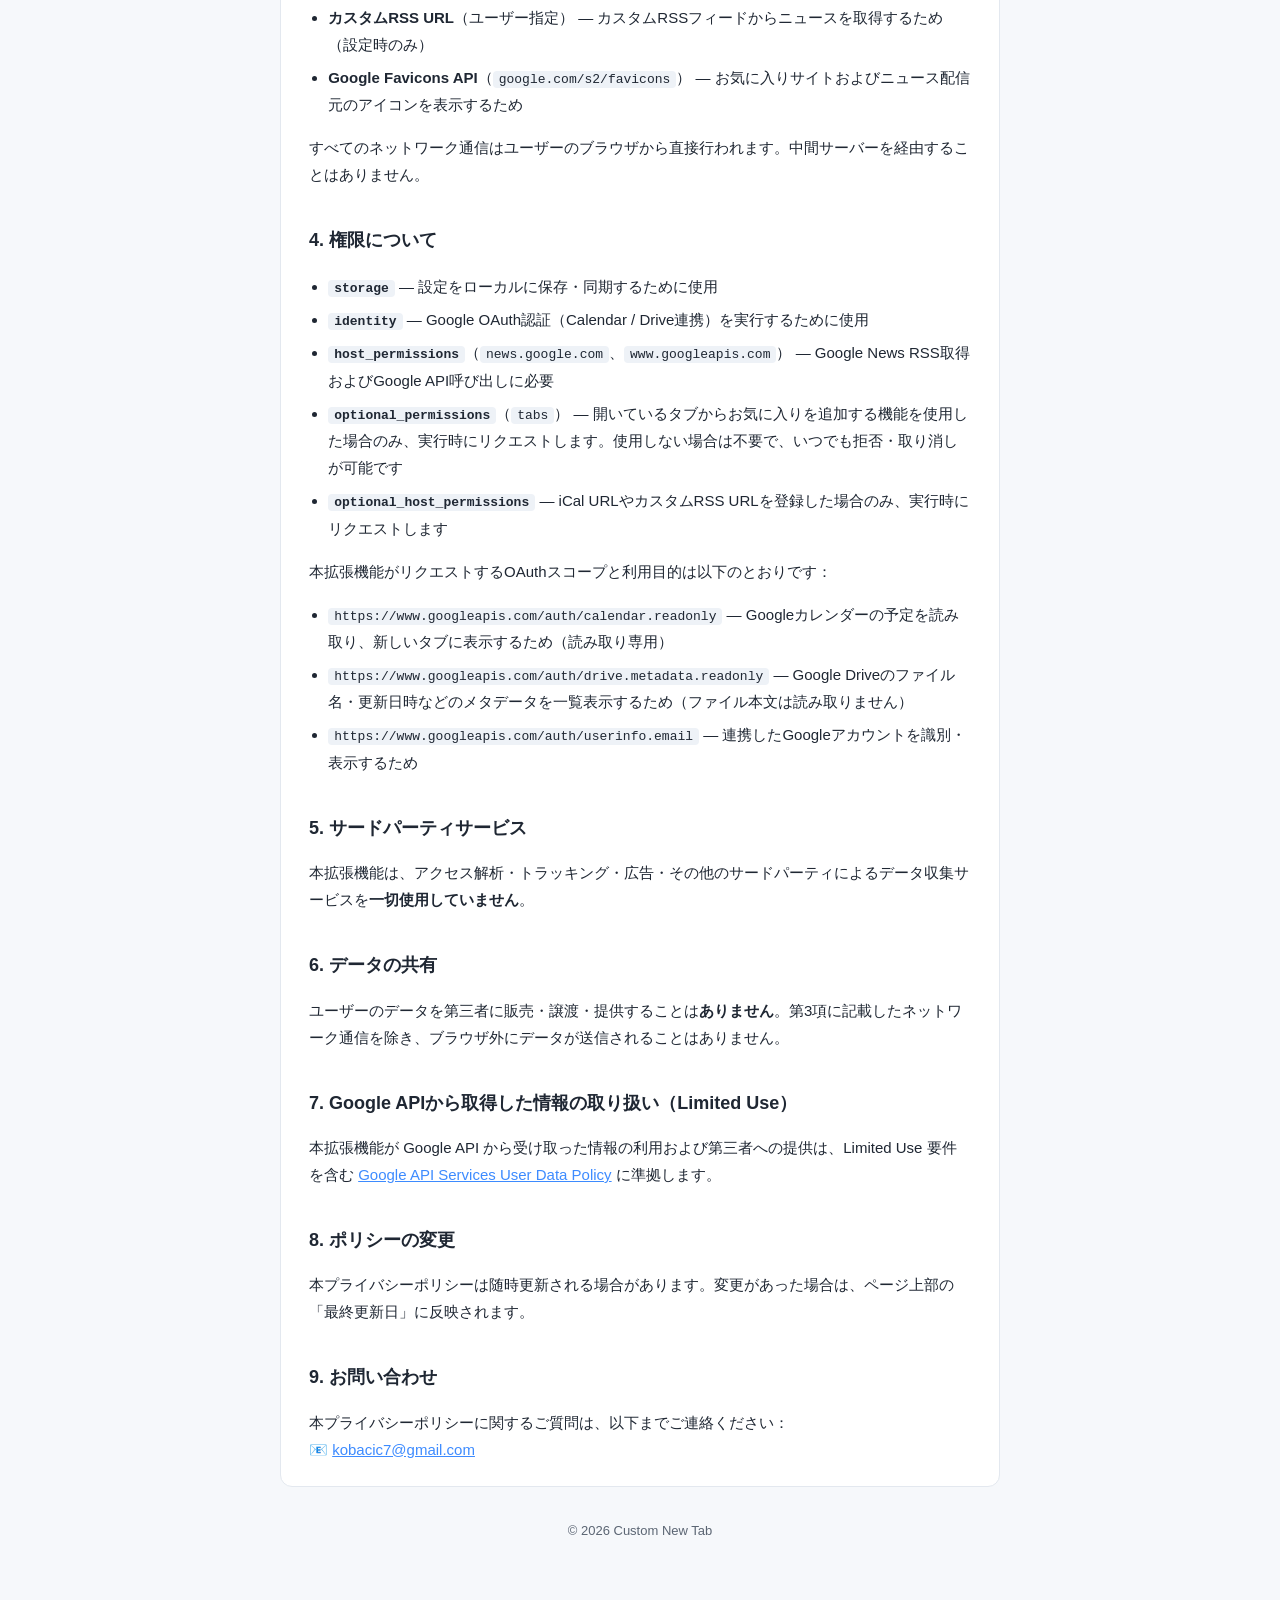
<file: site/privacy.html>
<!DOCTYPE html>
<html lang="ja">
<head>
  <meta charset="UTF-8">
  <meta name="viewport" content="width=device-width, initial-scale=1.0">
  <meta name="google-site-verification" content="gnsqKJyiIARSbxkVvalSUK85ZuNrN927KFrc7BYDMiA" />
  <title>プライバシーポリシー — Custom New Tab</title>
  <style>
    :root { --accent: #3d8bff; --text: #1f2733; --muted: #5b6573; --bg: #f6f8fb; --card: #ffffff; --border: #e3e8ef; }
    * { box-sizing: border-box; }
    body { margin: 0; font-family: -apple-system, BlinkMacSystemFont, "Segoe UI", "Hiragino Sans", "Noto Sans JP", sans-serif; color: var(--text); background: var(--bg); line-height: 1.8; }
    .wrap { max-width: 760px; margin: 0 auto; padding: 48px 20px 80px; }
    header { margin-bottom: 32px; }
    h1 { font-size: 26px; margin: 0 0 8px; }
    .updated { color: var(--muted); font-size: 14px; }
    .card { background: var(--card); border: 1px solid var(--border); border-radius: 12px; padding: 28px 28px 8px; }
    h2 { font-size: 18px; margin: 28px 0 8px; padding-top: 8px; }
    h2:first-of-type { margin-top: 8px; }
    p, li { font-size: 15px; color: var(--text); }
    ul { padding-left: 1.2em; }
    li { margin: 6px 0; }
    code { background: #eef2f7; border-radius: 4px; padding: 1px 6px; font-size: 13px; font-family: "SF Mono", Menlo, Consolas, monospace; }
    .note { background: #f0f5ff; border-left: 3px solid var(--accent); border-radius: 6px; padding: 12px 16px; font-size: 14px; color: var(--muted); margin: 12px 0; }
    a { color: var(--accent); }
    footer { text-align: center; color: var(--muted); font-size: 13px; margin-top: 32px; }
    .nav { margin-bottom: 24px; font-size: 14px; }
  </style>
</head>
<body>
  <div class="wrap">
    <div class="nav"><a href="./index.html">← Custom New Tab トップ</a></div>
    <header>
      <h1>🔒 Custom New Tab プライバシーポリシー</h1>
      <div class="updated">最終更新日：2026年6月10日</div>
    </header>

    <div class="card">
      <p>本プライバシーポリシーは、Chrome拡張機能「Custom New Tab」におけるユーザーデータの取り扱いについて説明するものです。</p>

      <h2>1. データの収集について</h2>
      <p>Custom New Tab は、開発者が運営するサーバーへの個人データの収集・送信・共有を<strong>一切行いません</strong>。本拡張機能が扱うデータはすべてユーザーのブラウザ内に保存され、保存先は用途に応じて次の2種類に分かれます。</p>
      <ul>
        <li><strong>認証トークン・連携アカウント情報</strong> — <code>chrome.storage.local</code>（お使いの端末内のみに保存され、他のデバイスには同期されません）</li>
        <li><strong>お気に入り・表示設定など</strong> — <code>chrome.storage.sync</code>（ユーザーのGoogleアカウントに紐づき、複数のChromeブラウザ間で同期される場合があります）</li>
      </ul>

      <h2>2. ローカルに保存されるデータ</h2>
      <p>以下のデータがブラウザ内に保存されます：</p>
      <ul>
        <li><strong>お気に入りサイト</strong> — 登録したサイト名・URL・セクション分類</li>
        <li><strong>カレンダー設定</strong> — Googleアカウント（OAuth）のメールアドレス・アクセストークン・有効期限、およびiCal URL（名前・URL・カラー）</li>
        <li><strong>Googleドライブ設定</strong> — Googleアカウントのメールアドレス・アクセストークン・有効期限、取得件数・デフォルト表示</li>
        <li><strong>ニュース設定</strong> — 選択したニュースソース、カスタムRSS URL（設定時のみ）</li>
        <li><strong>テーマ設定</strong> — 選択したカラーテーマ</li>
        <li><strong>表示・レイアウト設定</strong> — ウィジェット配置・列数・カラム幅・予定フィルタモード等のUI設定</li>
      </ul>
      <p>上記のうち、<strong>Googleアカウントのアクセストークン・連携アカウント情報（メールアドレス・有効期限）は <code>chrome.storage.local</code> に保存され、お使いの端末内にのみ保持されます（他のデバイスには同期されません）</strong>。お気に入り・テーマ・レイアウト等のその他の設定は <code>chrome.storage.sync</code> に保存され、ユーザーのGoogleアカウントに紐づく複数のChromeブラウザ間で同期される場合があります。<strong>いずれのデータも、開発者が運営するサードパーティサーバーに送信されることはありません。</strong></p>
      <div class="note">🔒 OAuthアクセストークンは設定のエクスポート対象から除外されています。インポート後はGoogleアカウントへの再ログインが必要です。</div>

      <h2>3. ネットワーク通信</h2>
      <p>本拡張機能は以下のネットワーク通信を行います：</p>
      <ul>
        <li><strong>Google OAuth 2.0</strong>（<code>accounts.google.com</code>） — GoogleアカウントによるCalendar / Drive連携の認証のため</li>
        <li><strong>Google Calendar API</strong>（<code>www.googleapis.com</code>） — Googleカレンダーの予定を取得・表示するため（連携時のみ）</li>
        <li><strong>Google Drive API</strong>（<code>www.googleapis.com</code>） — Googleドライブのファイル一覧を取得・表示するため（連携時のみ）</li>
        <li><strong>Google News RSS</strong>（<code>news.google.com</code>） — ニュース記事の取得・表示のため</li>
        <li><strong>iCal URL</strong>（ユーザー指定） — カレンダープロバイダーから予定を取得するため（設定時のみ）</li>
        <li><strong>カスタムRSS URL</strong>（ユーザー指定） — カスタムRSSフィードからニュースを取得するため（設定時のみ）</li>
        <li><strong>Google Favicons API</strong>（<code>google.com/s2/favicons</code>） — お気に入りサイトおよびニュース配信元のアイコンを表示するため</li>
      </ul>
      <p>すべてのネットワーク通信はユーザーのブラウザから直接行われます。中間サーバーを経由することはありません。</p>

      <h2>4. 権限について</h2>
      <ul>
        <li><strong><code>storage</code></strong> — 設定をローカルに保存・同期するために使用</li>
        <li><strong><code>identity</code></strong> — Google OAuth認証（Calendar / Drive連携）を実行するために使用</li>
        <li><strong><code>host_permissions</code></strong>（<code>news.google.com</code>、<code>www.googleapis.com</code>） — Google News RSS取得およびGoogle API呼び出しに必要</li>
        <li><strong><code>optional_permissions</code></strong>（<code>tabs</code>） — 開いているタブからお気に入りを追加する機能を使用した場合のみ、実行時にリクエストします。使用しない場合は不要で、いつでも拒否・取り消しが可能です</li>
        <li><strong><code>optional_host_permissions</code></strong> — iCal URLやカスタムRSS URLを登録した場合のみ、実行時にリクエストします</li>
      </ul>
      <p>本拡張機能がリクエストするOAuthスコープと利用目的は以下のとおりです：</p>
      <ul>
        <li><code>https://www.googleapis.com/auth/calendar.readonly</code> — Googleカレンダーの予定を読み取り、新しいタブに表示するため（読み取り専用）</li>
        <li><code>https://www.googleapis.com/auth/drive.metadata.readonly</code> — Google Driveのファイル名・更新日時などのメタデータを一覧表示するため（ファイル本文は読み取りません）</li>
        <li><code>https://www.googleapis.com/auth/userinfo.email</code> — 連携したGoogleアカウントを識別・表示するため</li>
      </ul>

      <h2>5. サードパーティサービス</h2>
      <p>本拡張機能は、アクセス解析・トラッキング・広告・その他のサードパーティによるデータ収集サービスを<strong>一切使用していません</strong>。</p>

      <h2>6. データの共有</h2>
      <p>ユーザーのデータを第三者に販売・譲渡・提供することは<strong>ありません</strong>。第3項に記載したネットワーク通信を除き、ブラウザ外にデータが送信されることはありません。</p>

      <h2>7. Google APIから取得した情報の取り扱い（Limited Use）</h2>
      <p>本拡張機能が Google API から受け取った情報の利用および第三者への提供は、Limited Use 要件を含む <a href="https://developers.google.com/terms/api-services-user-data-policy" target="_blank" rel="noopener">Google API Services User Data Policy</a> に準拠します。</p>

      <h2>8. ポリシーの変更</h2>
      <p>本プライバシーポリシーは随時更新される場合があります。変更があった場合は、ページ上部の「最終更新日」に反映されます。</p>

      <h2>9. お問い合わせ</h2>
      <p>本プライバシーポリシーに関するご質問は、以下までご連絡ください：<br>
      📧 <a href="mailto:kobacic7@gmail.com">kobacic7@gmail.com</a></p>
    </div>

    <footer>© 2026 Custom New Tab</footer>
  </div>
</body>
</html>
</file>
<file: css/style.css>
/* ===== テーマ定義（CSS変数） ===== */
:root, [data-theme="dark-purple"] {
  --bg-gradient: linear-gradient(135deg, #0f0c29, #302b63, #24243e);
  --card-bg: rgba(255,255,255,0.07);
  --card-border: rgba(255,255,255,0.1);
  --text-primary: #e0e0e0;
  --text-heading: #fff;
  --text-secondary: #8b9dc3;
  --text-muted: #666;
  --text-link: #c5cae9;
  --text-placeholder: rgba(255,255,255,0.5);
  --accent: #a78bfa;
  --accent-light: rgba(167,139,250,0.3);
  --input-bg: rgba(255,255,255,0.1);
  --input-border: rgba(255,255,255,0.15);
  --input-focus-bg: rgba(255,255,255,0.18);
  --input-focus-border: rgba(255,255,255,0.3);
  --hover-bg: rgba(255,255,255,0.06);
  --divider: rgba(255,255,255,0.08);
  --scrollbar-thumb: rgba(255,255,255,0.15);
  --scrollbar-hover: rgba(255,255,255,0.3);
  --danger: #ff6b6b;
  --cal-sun: #ff6b6b;
  --cal-sat: #5b9bd5;
  --settings-bg: rgba(255,255,255,0.04);
  --settings-border: rgba(255,255,255,0.06);
  --settings-color: rgba(255,255,255,0.2);
}
[data-theme="midnight"] {
  --bg-gradient: linear-gradient(135deg, #020b1a, #0a1e3d, #071533);
  --card-bg: rgba(50,120,220,0.07);
  --card-border: rgba(50,120,220,0.12);
  --text-primary: #c8d6e8;
  --text-heading: #e8f0ff;
  --text-secondary: #6889b3;
  --text-muted: #3a5070;
  --text-link: #8ab4e8;
  --text-placeholder: rgba(200,214,232,0.4);
  --accent: #38bdf8;
  --accent-light: rgba(56,189,248,0.3);
  --input-bg: rgba(50,120,220,0.1);
  --input-border: rgba(50,120,220,0.15);
  --input-focus-bg: rgba(50,120,220,0.18);
  --input-focus-border: rgba(56,189,248,0.4);
  --hover-bg: rgba(50,120,220,0.06);
  --divider: rgba(50,120,220,0.1);
  --scrollbar-thumb: rgba(50,120,220,0.2);
  --scrollbar-hover: rgba(50,120,220,0.35);
  --danger: #ff6b6b;
  --cal-sun: #ff6b6b; --cal-sat: #5b9bd5;
  --settings-bg: rgba(50,120,220,0.04);
  --settings-border: rgba(50,120,220,0.08);
  --settings-color: rgba(200,214,232,0.2);
}
[data-theme="forest"] {
  --bg-gradient: linear-gradient(135deg, #f5c0d4, #f0a4bc, #fad0e2);
  --card-bg: rgba(255,255,255,0.6);
  --card-border: rgba(200,40,100,0.15);
  --text-primary: #4a1a30;
  --text-heading: #2d0b1e;
  --text-secondary: #a03560;
  --text-muted: #c07090;
  --text-link: #b5124f;
  --text-placeholder: rgba(74,26,48,0.4);
  --accent: #e91e63;
  --accent-light: rgba(233,30,99,0.18);
  --input-bg: rgba(255,160,192,0.2);
  --input-border: rgba(200,40,100,0.2);
  --input-focus-bg: rgba(255,160,192,0.3);
  --input-focus-border: rgba(233,30,99,0.45);
  --hover-bg: rgba(255,160,192,0.15);
  --divider: rgba(200,40,100,0.12);
  --scrollbar-thumb: rgba(200,40,100,0.2);
  --scrollbar-hover: rgba(200,40,100,0.35);
  --danger: #c62828;
  --cal-sun: #c62828; --cal-sat: #1565c0;
  --settings-bg: rgba(255,160,192,0.1);
  --settings-border: rgba(200,40,100,0.12);
  --settings-color: rgba(74,26,48,0.22);
}
[data-theme="sunset"] {
  --bg-gradient: linear-gradient(135deg, #1a0e05, #33201a, #281208);
  --card-bg: rgba(255,160,80,0.06);
  --card-border: rgba(255,160,80,0.1);
  --text-primary: #e0d0c0;
  --text-heading: #f5e8d8;
  --text-secondary: #b08860;
  --text-muted: #705838;
  --text-link: #e0b080;
  --text-placeholder: rgba(224,208,192,0.4);
  --accent: #e8853d;
  --accent-light: rgba(232,133,61,0.3);
  --input-bg: rgba(255,160,80,0.08);
  --input-border: rgba(255,160,80,0.12);
  --input-focus-bg: rgba(255,160,80,0.15);
  --input-focus-border: rgba(232,133,61,0.4);
  --hover-bg: rgba(255,160,80,0.05);
  --divider: rgba(255,160,80,0.08);
  --scrollbar-thumb: rgba(255,160,80,0.18);
  --scrollbar-hover: rgba(255,160,80,0.3);
  --danger: #ff6b6b;
  --cal-sun: #ff6b6b; --cal-sat: #5b9bd5;
  --settings-bg: rgba(255,160,80,0.04);
  --settings-border: rgba(255,160,80,0.06);
  --settings-color: rgba(224,208,192,0.2);
}
[data-theme="light"] {
  --bg-gradient: linear-gradient(135deg, #eef0f5, #e0e2ea, #f0f2f8);
  --card-bg: rgba(255,255,255,0.7);
  --card-border: rgba(0,0,0,0.08);
  --text-primary: #333;
  --text-heading: #111;
  --text-secondary: #666;
  --text-muted: #999;
  --text-link: #4a4a8a;
  --text-placeholder: rgba(0,0,0,0.35);
  --accent: #4b5563;
  --accent-light: rgba(75,85,99,0.15);
  --input-bg: rgba(0,0,0,0.04);
  --input-border: rgba(0,0,0,0.1);
  --input-focus-bg: rgba(0,0,0,0.06);
  --input-focus-border: rgba(75,85,99,0.4);
  --hover-bg: rgba(0,0,0,0.03);
  --divider: rgba(0,0,0,0.06);
  --scrollbar-thumb: rgba(0,0,0,0.12);
  --scrollbar-hover: rgba(0,0,0,0.2);
  --danger: #e05555;
  --cal-sun: #e05555; --cal-sat: #4a88c0;
  --settings-bg: rgba(0,0,0,0.03);
  --settings-border: rgba(0,0,0,0.06);
  --settings-color: rgba(0,0,0,0.25);
}
[data-theme="slate"] {
  --bg-gradient: linear-gradient(135deg, #18181c, #252530, #1e1e28);
  --card-bg: rgba(255,255,255,0.04);
  --card-border: rgba(255,255,255,0.07);
  --text-primary: #b8b8c8;
  --text-heading: #d8d8e8;
  --text-secondary: #707088;
  --text-muted: #484858;
  --text-link: #a0a0c0;
  --text-placeholder: rgba(184,184,200,0.35);
  --accent: #8b9ab0;
  --accent-light: rgba(139,154,176,0.2);
  --input-bg: rgba(255,255,255,0.06);
  --input-border: rgba(255,255,255,0.1);
  --input-focus-bg: rgba(255,255,255,0.1);
  --input-focus-border: rgba(139,154,176,0.4);
  --hover-bg: rgba(255,255,255,0.04);
  --divider: rgba(255,255,255,0.06);
  --scrollbar-thumb: rgba(255,255,255,0.1);
  --scrollbar-hover: rgba(255,255,255,0.2);
  --danger: #ff6b6b;
  --cal-sun: #ff6b6b; --cal-sat: #5b9bd5;
  --settings-bg: rgba(255,255,255,0.03);
  --settings-border: rgba(255,255,255,0.05);
  --settings-color: rgba(184,184,200,0.15);
}

/* ===== リセット ===== */
* { margin:0; padding:0; box-sizing:border-box; }
body {
  font-family: 'Segoe UI','Noto Sans JP',sans-serif;
  background: var(--bg-gradient);
  color: var(--text-primary);
  height: 100vh;
  overflow: hidden;
}
.container { max-width:1400px; margin:0 auto; padding:24px; height:100vh; display:flex; flex-direction:column; }


/* ===== メインレイアウト ===== */
.main-content { display:grid; grid-template-columns:repeat(3, minmax(0,1fr)); gap:20px; flex:1; min-height:0; }
.left-column, .center-column, .right-column { display:flex; flex-direction:column; gap:20px; min-height:0; min-width:0; }
.calendar-embed { flex-shrink:0; }
.events-list, .favorites, .news, .drive { flex:1; min-height:0; }

/* ===== カード共通 ===== */
.card {
  background: var(--card-bg);
  border:1px solid var(--card-border);
  border-radius:16px; padding:20px;
  backdrop-filter:blur(10px);
  display:flex; flex-direction:column; min-height:0; overflow:hidden;
}

/* ===== カスタムカレンダー ===== */
.cal-header { display:flex; align-items:center; justify-content:space-between; margin-bottom:12px; }
.cal-title { font-size:15px; font-weight:600; color: var(--text-heading); }
.cal-nav {
  background: var(--input-bg); border:none; color: var(--text-muted);
  font-size:20px; width:32px; height:32px; border-radius:8px;
  cursor:pointer; display:flex; align-items:center; justify-content:center; transition:all 0.2s;
}
.cal-nav:hover { background: var(--hover-bg); color: var(--text-heading); }
.cal-grid { display:grid; grid-template-columns:repeat(7,1fr); gap:2px; }
.cal-day-label { text-align:center; font-size:11px; color: var(--text-muted); padding:4px 0; font-weight:600; }
.cal-day-label.sun { color: var(--cal-sun); }
.cal-day-label.sat { color: var(--cal-sat); }
.cal-cell {
  text-align:center; padding:6px 2px; border-radius:8px; position:relative;
  cursor:default; min-height:36px; display:flex; flex-direction:column;
  align-items:center; justify-content:center; transition:background 0.2s;
}
.cal-cell:not(.empty):hover { background: var(--hover-bg); }
.cal-cell.empty { min-height:0; }
.cal-cell.today { background: var(--accent-light); }
.cal-cell.today .cal-date { color: var(--text-heading); font-weight:700; }
.cal-cell.sun .cal-date { color: var(--cal-sun); }
.cal-cell.sat .cal-date { color: var(--cal-sat); }
.cal-date { font-size:13px; color: var(--text-primary); }
.cal-dots { display:flex; gap:2px; justify-content:center; margin-top:2px; }
.cal-dot { width:4px; height:4px; border-radius:50%; flex-shrink:0; }
/* クリック可能なカレンダーセル */
.cal-clickable { cursor:pointer; }
.cal-clickable:hover { background: var(--accent-light); }

/* ===== 予定リスト ===== */
.event-item { display:flex; align-items:flex-start; padding:10px 0; border-bottom:1px solid var(--divider); }
.event-time { min-width:110px; font-size:13px; color: var(--text-secondary); font-weight:600; }
.event-title { font-size:13px; flex:1; }
.widget-scroll { flex:1; overflow-y:auto; padding-right:4px; }
.widget-scroll::-webkit-scrollbar { width:4px; }
.widget-scroll::-webkit-scrollbar-track { background:transparent; }
.widget-scroll::-webkit-scrollbar-thumb { background: var(--scrollbar-thumb); border-radius:4px; }
.widget-scroll::-webkit-scrollbar-thumb:hover { background: var(--scrollbar-hover); }
.event-group { margin-bottom:14px; }
.event-group:last-child { margin-bottom:0; }
.event-date-header { font-size:12px; color: var(--text-secondary); font-weight:600; padding-bottom:6px; margin-bottom:4px; border-bottom:1px solid var(--divider); }
/* カレンダーカラードット */
.event-cal-dot { width:8px; height:8px; border-radius:50%; flex-shrink:0; margin-right:8px; margin-top:4px; }
/* ローカル予定削除ボタン */
.btn-delete-local-event { background:none; border:none; color:var(--danger); font-size:14px; cursor:pointer; opacity:0.3; padding:2px 6px; margin-left:auto; flex-shrink:0; transition:opacity 0.2s; }
.btn-delete-local-event:hover { opacity:1; }

/* ===== お気に入り ===== */
.fav-section { margin-bottom:16px; }
.fav-section-header { display:flex; align-items:center; gap:6px; cursor:pointer; font-size:13px; color:var(--text-primary); letter-spacing:0; margin-bottom:8px; padding-bottom:4px; border-bottom:1px solid var(--divider); user-select:none; }
.fav-section-header:hover { color:var(--text-primary); }
.fav-section-toggle { font-size:11px; transition:transform 0.2s; flex-shrink:0; }
.fav-section-header.collapsed .fav-section-toggle { transform:rotate(-90deg); }
.fav-grid--hidden { display:none !important; }
.fav-grid { display:grid; grid-template-columns:repeat(auto-fill,minmax(80px,1fr)); gap:10px; }
.fav-item { display:flex; flex-direction:column; align-items:center; text-decoration:none; color: var(--text-primary); padding:10px 4px; border-radius:10px; transition:all 0.2s; }
.fav-item:hover { background: var(--hover-bg); color: var(--text-heading); }
.fav-item img { width:32px; height:32px; border-radius:8px; margin-bottom:6px; }
.fav-item span { font-size:11px; text-align:center; word-break:break-all; }

/* ===== ニュース ===== */
.news-item { display:flex; align-items:flex-start; gap:12px; padding:10px 0; border-bottom:1px solid var(--divider); }
.news-thumb { width:48px; height:48px; border-radius:8px; object-fit:cover; flex-shrink:0; background:var(--input-bg); }
.news-item-content { flex:1; min-width:0; }
.news-item a { color: var(--text-link); text-decoration:none; font-size:14px; line-height:1.5; }
.news-item a:hover { color: var(--text-heading); text-decoration:underline; }
.news-source { font-size:11px; color: var(--text-muted); margin-top:4px; }
.loading { color: var(--text-secondary); font-size:13px; }

/* ===== Googleドライブウィジェット ===== */
#drive-container { display:flex; flex-direction:column; height:100%; overflow:hidden; }
.drive-hint { font-size:12px; color: var(--text-muted); text-align:center; padding:20px 0; line-height:1.7; }
.drive-error { font-size:12px; color: var(--danger); text-align:center; padding:12px 0; }
.drive-empty { font-size:12px; color: var(--text-muted); text-align:center; padding:12px 0; }
.drive-tabs { display:flex; gap:4px; margin-bottom:10px; flex-shrink:0; }
.drive-tab { background:transparent; border:1px solid var(--divider); border-radius:6px; padding:4px 12px; font-size:12px; color: var(--text-secondary); cursor:pointer; transition:all 0.2s; }
.drive-tab:hover { color: var(--text-primary); border-color: var(--input-border); }
.drive-tab.active { background: var(--accent-light); border-color: var(--accent); color: var(--accent); font-weight:600; }
.drive-list { flex:1; overflow-y:auto; display:flex; flex-direction:column; gap:2px; padding-right:2px; }
.drive-list::-webkit-scrollbar { width:4px; }
.drive-list::-webkit-scrollbar-track { background:transparent; }
.drive-list::-webkit-scrollbar-thumb { background: var(--scrollbar-thumb); border-radius:4px; }
.drive-file { display:flex; align-items:center; gap:8px; padding:6px 8px; border-radius:6px; text-decoration:none; transition:background 0.15s; min-width:0; overflow:hidden; flex-shrink:0; }
.drive-file:hover { background: var(--hover-bg); }
.drive-file-icon { font-size:14px; flex-shrink:0; line-height:1; display:flex; align-items:center; }
.drive-file-info { display:flex; flex-direction:column; gap:1px; flex:1; min-width:0; overflow:hidden; }
.drive-file-date { font-size:11px; color:var(--text-secondary); }
.dv-icon { display:inline-flex; align-items:center; justify-content:center; min-width:26px; height:20px; padding:0 4px; border-radius:3px; font-size:8px; font-weight:800; color:#fff; flex-shrink:0; letter-spacing:-0.3px; line-height:1; }
.drive-file-name { font-size:13px; color: var(--text-primary); overflow:hidden; text-overflow:ellipsis; white-space:nowrap; }
.drive-file:hover .drive-file-name { color: var(--text-heading); }

/* ===== 設定ボタン ===== */
.settings-btn {
  position:fixed; bottom:20px; right:20px;
  background: var(--settings-bg); border:1px solid var(--settings-border);
  color: var(--settings-color); width:40px; height:40px; border-radius:50%;
  cursor:pointer; font-size:18px; display:flex; align-items:center;
  justify-content:center; transition:all 0.3s; backdrop-filter:blur(10px); z-index:100;
}
.settings-btn:hover { background: var(--hover-bg); color: var(--text-secondary); border-color: var(--input-border); }
/* ===== 会議参加ボタン ===== */
.meeting-join-btn { display:inline-flex; align-items:center; gap:4px; padding:3px 10px; border-radius:6px; text-decoration:none; font-size:11px; font-weight:600; transition:all 0.3s; flex-shrink:0; white-space:nowrap; border:1px solid transparent; margin-left:auto; }
.meeting-btn-icon { font-size:10px; }
.meeting-join-btn.inactive { opacity:0.35; background:var(--input-bg); border-color:var(--input-border); color:var(--text-muted); }
.meeting-join-btn.active { opacity:1; background:var(--accent-light); border-color:var(--accent); color:var(--accent); animation:pulse-meeting 2s ease-in-out infinite; }
.meeting-join-btn:hover { opacity:0.9; transform:scale(1.05); }
@keyframes pulse-meeting { 0%,100%{box-shadow:0 0 0 0 var(--accent-light);} 50%{box-shadow:0 0 8px 2px var(--accent-light);} }
/* ===== 予定フィルタタブ ===== */
.filter-tabs { display:flex; gap:4px; margin-bottom:12px; background:var(--input-bg); border-radius:8px; padding:3px; flex-shrink:0; }
.filter-tab { flex:1; padding:6px 0; text-align:center; font-size:12px; font-weight:600; color:var(--text-secondary); background:transparent; border:none; border-radius:6px; cursor:pointer; transition:all 0.2s; }
.filter-tab:hover { color:var(--text-heading); }
.filter-tab.active { background:var(--accent-light); color:var(--accent); }

/* ===== 予定追加モーダル ===== */
.event-modal-overlay { display:flex; position:fixed; top:0; left:0; width:100%; height:100%; background:rgba(0,0,0,0.6); z-index:1000; justify-content:center; align-items:center; opacity:0; visibility:hidden; pointer-events:none; transition:opacity 0.15s, visibility 0.15s; }
.event-modal-overlay.show { opacity:1; visibility:visible; pointer-events:auto; }
.event-modal { background:var(--card-bg); border:1px solid var(--card-border); border-radius:16px; padding:28px; min-width:360px; max-width:440px; backdrop-filter:blur(20px); }
.event-modal-title { font-size:16px; color:var(--text-heading); margin-bottom:20px; }
.event-modal-body { display:flex; flex-direction:column; gap:14px; margin-bottom:24px; }
.event-modal-field { display:flex; flex-direction:column; gap:4px; }
.event-modal-field label { font-size:12px; color:var(--text-secondary); font-weight:600; }
.event-modal-field input[type="text"],
.event-modal-field input[type="date"],
.event-modal-field input[type="time"],
.event-modal-field textarea { background:var(--input-bg); border:1px solid var(--input-border); border-radius:8px; padding:9px 12px; color:var(--text-heading); font-size:13px; outline:none; transition:all 0.2s; }
.event-modal-field textarea { resize:vertical; min-height:60px; font-family:inherit; }
.event-modal-field input:focus,
.event-modal-field textarea:focus { border-color:var(--input-focus-border); background:var(--input-focus-bg); }
.event-modal-row { display:flex; gap:12px; }
.event-modal-row .event-modal-field { flex:1; }
.event-allday-label { display:flex; align-items:center; gap:8px; font-size:13px; color:var(--text-primary); cursor:pointer; }
.event-modal-actions { display:flex; gap:12px; justify-content:flex-end; }
.event-modal-btn { border:none; border-radius:8px; padding:9px 20px; font-size:13px; font-weight:600; cursor:pointer; transition:all 0.2s; }
.event-modal-btn.cancel { background:var(--input-bg); color:var(--text-secondary); }
.event-modal-btn.cancel:hover { background:var(--hover-bg); color:var(--text-heading); }
.event-modal-btn.confirm { background:var(--accent); color:#fff; opacity:0.85; }
.event-modal-btn.confirm:hover { opacity:1; }
</file>
<file: css/options.css>
/* ===== テーマ定義 ===== */
:root, [data-theme="dark-purple"] {
  --bg-gradient: linear-gradient(135deg, #0f0c29, #302b63, #24243e);
  --card-bg: rgba(255,255,255,0.07);
  --card-border: rgba(255,255,255,0.1);
  --text-primary: #e0e0e0;
  --text-heading: #fff;
  --text-secondary: #8b9dc3;
  --text-muted: #666;
  --text-placeholder: rgba(255,255,255,0.3);
  --accent: #a78bfa;
  --accent-light: rgba(167,139,250,0.12);
  --accent-glow: rgba(167,139,250,0.3);
  --input-bg: rgba(255,255,255,0.08);
  --input-border: rgba(255,255,255,0.12);
  --input-focus-border: rgba(167,139,250,0.6);
  --input-focus-bg: rgba(255,255,255,0.12);
  --hover-bg: rgba(255,255,255,0.05);
  --divider: rgba(255,255,255,0.08);
  --danger: #ff6b6b;
  --danger-bg: rgba(255,107,107,0.15);
  --sidebar-active-bg: rgba(167,139,250,0.12);
  --sidebar-active-border: #a78bfa;
  --option-bg: #1e1b3a;
}
[data-theme="midnight"] {
  --bg-gradient: linear-gradient(135deg, #020b1a, #0a1e3d, #071533);
  --card-bg: rgba(50,120,220,0.07); --card-border: rgba(50,120,220,0.12);
  --text-primary: #c8d6e8; --text-heading: #e8f0ff; --text-secondary: #6889b3; --text-muted: #3a5070;
  --text-placeholder: rgba(200,214,232,0.3);
  --accent: #38bdf8; --accent-light: rgba(56,189,248,0.12); --accent-glow: rgba(56,189,248,0.3);
  --input-bg: rgba(50,120,220,0.1); --input-border: rgba(50,120,220,0.15);
  --input-focus-border: rgba(56,189,248,0.6); --input-focus-bg: rgba(50,120,220,0.18);
  --hover-bg: rgba(50,120,220,0.05); --divider: rgba(50,120,220,0.1);
  --danger: #ff6b6b; --danger-bg: rgba(255,107,107,0.15);
  --sidebar-active-bg: rgba(56,189,248,0.12); --sidebar-active-border: #38bdf8;
  --option-bg: #0c1e38;
}
[data-theme="forest"] {
  --bg-gradient: linear-gradient(135deg, #f5c0d4, #f0a4bc, #fad0e2);
  --card-bg: rgba(255,255,255,0.6); --card-border: rgba(200,40,100,0.15);
  --text-primary: #4a1a30; --text-heading: #2d0b1e; --text-secondary: #a03560; --text-muted: #c07090;
  --text-placeholder: rgba(74,26,48,0.35);
  --accent: #e91e63; --accent-light: rgba(233,30,99,0.12); --accent-glow: rgba(233,30,99,0.25);
  --input-bg: rgba(255,160,192,0.2); --input-border: rgba(200,40,100,0.2);
  --input-focus-border: rgba(233,30,99,0.5); --input-focus-bg: rgba(255,160,192,0.3);
  --hover-bg: rgba(255,160,192,0.15); --divider: rgba(200,40,100,0.12);
  --danger: #c62828; --danger-bg: rgba(198,40,40,0.1);
  --sidebar-active-bg: rgba(233,30,99,0.12); --sidebar-active-border: #e91e63;
  --option-bg: #f8d8e4;
}
[data-theme="sunset"] {
  --bg-gradient: linear-gradient(135deg, #1a0e05, #33201a, #281208);
  --card-bg: rgba(255,160,80,0.06); --card-border: rgba(255,160,80,0.1);
  --text-primary: #e0d0c0; --text-heading: #f5e8d8; --text-secondary: #b08860; --text-muted: #705838;
  --text-placeholder: rgba(224,208,192,0.3);
  --accent: #e8853d; --accent-light: rgba(232,133,61,0.12); --accent-glow: rgba(232,133,61,0.3);
  --input-bg: rgba(255,160,80,0.08); --input-border: rgba(255,160,80,0.12);
  --input-focus-border: rgba(232,133,61,0.6); --input-focus-bg: rgba(255,160,80,0.15);
  --hover-bg: rgba(255,160,80,0.05); --divider: rgba(255,160,80,0.08);
  --danger: #ff6b6b; --danger-bg: rgba(255,107,107,0.15);
  --sidebar-active-bg: rgba(232,133,61,0.12); --sidebar-active-border: #e8853d;
  --option-bg: #271510;
}
[data-theme="light"] {
  --bg-gradient: linear-gradient(135deg, #eef0f5, #e0e2ea, #f0f2f8);
  --card-bg: rgba(255,255,255,0.7); --card-border: rgba(0,0,0,0.08);
  --text-primary: #333; --text-heading: #111; --text-secondary: #666; --text-muted: #999;
  --text-placeholder: rgba(0,0,0,0.25);
  --accent: #4b5563; --accent-light: rgba(75,85,99,0.1); --accent-glow: rgba(75,85,99,0.15);
  --input-bg: rgba(0,0,0,0.04); --input-border: rgba(0,0,0,0.1);
  --input-focus-border: rgba(75,85,99,0.5); --input-focus-bg: rgba(0,0,0,0.06);
  --hover-bg: rgba(0,0,0,0.03); --divider: rgba(0,0,0,0.06);
  --danger: #e05555; --danger-bg: rgba(224,85,85,0.1);
  --sidebar-active-bg: rgba(75,85,99,0.1); --sidebar-active-border: #4b5563;
  --option-bg: #f0f0f5;
}
[data-theme="slate"] {
  --bg-gradient: linear-gradient(135deg, #18181c, #252530, #1e1e28);
  --card-bg: rgba(255,255,255,0.04); --card-border: rgba(255,255,255,0.07);
  --text-primary: #b8b8c8; --text-heading: #d8d8e8; --text-secondary: #707088; --text-muted: #484858;
  --text-placeholder: rgba(184,184,200,0.25);
  --accent: #8b9ab0; --accent-light: rgba(139,154,176,0.12); --accent-glow: rgba(139,154,176,0.25);
  --input-bg: rgba(255,255,255,0.06); --input-border: rgba(255,255,255,0.1);
  --input-focus-border: rgba(139,154,176,0.5); --input-focus-bg: rgba(255,255,255,0.1);
  --hover-bg: rgba(255,255,255,0.04); --divider: rgba(255,255,255,0.06);
  --danger: #ff6b6b; --danger-bg: rgba(255,107,107,0.12);
  --sidebar-active-bg: rgba(139,154,176,0.12); --sidebar-active-border: #8b9ab0;
  --option-bg: #1e1e26;
}

* { margin:0; padding:0; box-sizing:border-box; }
body { font-family:'Segoe UI','Noto Sans JP',sans-serif; background: var(--bg-gradient); color: var(--text-primary); min-height:100vh; }
.options-wrapper { display:flex; flex-direction:column; height:100vh; }

/* ===== Settings Overlay (newtab embedded) ===== */
.settings-overlay { display:flex; position:fixed; inset:0; background:rgba(0,0,0,0.65); z-index:200; align-items:center; justify-content:center; opacity:0; visibility:hidden; pointer-events:none; transition:opacity 0.18s, visibility 0.18s; }
.settings-overlay.show { opacity:1; visibility:visible; pointer-events:auto; }
.settings-panel { width:min(920px,95vw); height:min(82vh,720px); background:var(--option-bg,#1e1e26); border-radius:16px; border:1px solid var(--card-border); overflow:hidden; position:relative; display:flex; flex-direction:column; box-shadow:0 24px 64px rgba(0,0,0,0.55); }
.settings-panel .options-wrapper { height:100%; background:transparent; }
.settings-close-btn { background:transparent; border:none; color:var(--text-secondary); font-size:22px; line-height:1; padding:4px 8px; border-radius:6px; cursor:pointer; transition:all 0.2s; flex-shrink:0; }
.settings-close-btn:hover { color:var(--text-heading); background:var(--hover-bg); }
.options-header { display:flex; align-items:center; justify-content:space-between; padding:16px 24px; border-bottom:1px solid var(--divider); flex-shrink:0; }
.options-header h1 { font-size:20px; color: var(--text-heading); }
.options-body { display:flex; flex:1; overflow:hidden; }

/* スクロールバー */
.sidebar::-webkit-scrollbar,
.main-pane::-webkit-scrollbar,
.tab-picker::-webkit-scrollbar { width:4px; }
.sidebar::-webkit-scrollbar-track,
.main-pane::-webkit-scrollbar-track,
.tab-picker::-webkit-scrollbar-track { background:transparent; }
.sidebar::-webkit-scrollbar-thumb,
.main-pane::-webkit-scrollbar-thumb,
.tab-picker::-webkit-scrollbar-thumb { background:var(--input-border); border-radius:4px; }
.sidebar::-webkit-scrollbar-thumb:hover,
.main-pane::-webkit-scrollbar-thumb:hover,
.tab-picker::-webkit-scrollbar-thumb:hover { background:var(--text-muted); }

/* サイドバー */
.sidebar { width:200px; flex-shrink:0; border-right:1px solid var(--divider); padding:16px 0; overflow-y:auto; }
.sidebar-list { list-style:none; }
.sidebar-item { display:flex; align-items:center; gap:10px; padding:10px 20px; cursor:pointer; color: var(--text-secondary); font-size:14px; transition:all 0.2s; border-left:3px solid transparent; }
.sidebar-item:hover { background: var(--hover-bg); color: var(--text-primary); }
.sidebar-item.active { background: var(--sidebar-active-bg); color: var(--text-heading); border-left-color: var(--sidebar-active-border); }
.sidebar-icon { font-size:16px; flex-shrink:0; }
.sidebar-label { white-space:nowrap; overflow:hidden; text-overflow:ellipsis; }

/* メインペイン */
.main-pane { flex:1; overflow-y:auto; padding:24px; }
.settings-section { display:none; }
.settings-section.active { display:block; }
.section-title { font-size:18px; color: var(--text-heading); margin-bottom:4px; }
.section-desc { font-size:13px; color: var(--text-secondary); margin-bottom:24px; }

/* フォーム */
.add-form { background: var(--card-bg); border:1px solid var(--card-border); border-radius:12px; padding:20px; margin-bottom:24px; }
.form-row { display:flex; flex-direction:column; gap:12px; margin-bottom:16px; }
.form-group { display:flex; flex-direction:column; gap:4px; }
.form-group label { font-size:12px; color: var(--text-secondary); font-weight:600; }
.form-group input { background: var(--input-bg); border:1px solid var(--input-border); border-radius:8px; padding:9px 12px; color: var(--text-heading); font-size:13px; outline:none; transition:all 0.2s; max-width:400px; }
.form-group input:focus { border-color: var(--input-focus-border); background: var(--input-focus-bg); box-shadow:0 0 12px var(--accent-glow); }
.form-group input::placeholder { color: var(--text-placeholder); }
.form-hint { font-size:11px; color: var(--text-muted); margin-top:2px; }

/* ボタン */
.btn { border:none; border-radius:8px; padding:9px 20px; font-size:13px; font-weight:600; cursor:pointer; transition:all 0.2s; }
.btn-add { background: rgba(var(--accent),0.7); color:#fff; background: var(--accent); opacity:0.85; }
.btn-add:hover { opacity:1; box-shadow:0 0 16px var(--accent-glow); }
.btn-delete { background: transparent; color: var(--danger); padding:4px 6px; font-size:14px; opacity:0.45; border-radius:6px; line-height:1; }
.btn-delete:hover { opacity:1; background: var(--danger-bg); }
.btn-edit { background: transparent; color: var(--text-muted); padding:4px 6px; font-size:14px; opacity:0.45; border-radius:6px; line-height:1; }
.btn-edit:hover { opacity:0.9; color: var(--text-heading); background: var(--hover-bg); }

/* お気に入り一覧 */
.fav-list-header { display:flex; align-items:center; justify-content:space-between; margin-bottom:12px; }
.fav-list-header h3 { font-size:14px; color: var(--text-heading); }
.fav-count { font-size:12px; color: var(--text-muted); }
.favorites-list { display:flex; flex-direction:column; gap:2px; max-width:440px; }
.fav-category-group { margin-bottom:12px; }
.fav-category-title { display:flex; align-items:center; gap:8px; padding:8px 12px; background: var(--hover-bg); border-radius:8px; margin-bottom:4px; cursor:grab; }
.fav-category-title:active { cursor:grabbing; }
.fav-category-name { font-size:13px; color: var(--text-heading); font-weight:600; flex:1; }
.fav-category-actions { display:flex; gap:6px; }
.fav-category-drag { color: var(--text-muted); font-size:16px; cursor:grab; user-select:none; }
.fav-row { display:flex; align-items:center; gap:8px; padding:8px 12px 8px 28px; border-radius:8px; transition:background 0.15s; cursor:grab; }
.fav-row:hover { background: var(--hover-bg); }
.fav-row:active { cursor:grabbing; }
.fav-row-drag { color: var(--text-muted); font-size:14px; cursor:grab; user-select:none; }
.fav-row-icon { width:20px; height:20px; border-radius:4px; }
.fav-row-info { display:flex; flex-direction:column; flex:1; min-width:0; gap:1px; }
.fav-row-name { font-size:13px; color: var(--text-primary); overflow:hidden; text-overflow:ellipsis; white-space:nowrap; }
.fav-row-url { font-size:11px; color: var(--text-muted); overflow:hidden; text-overflow:ellipsis; white-space:nowrap; }
.fav-row-actions { display:flex; gap:6px; opacity:0; transition:opacity 0.2s; }
.fav-row:hover .fav-row-actions { opacity:1; }
.fav-row.editing { background: var(--accent-light); }
.fav-row.editing .fav-row-actions { opacity:1; }
.fav-row.editing .fav-row-info { gap:4px; }
.fav-row.editing .inline-edit-input { width:100%; }
.inline-edit-input { background: var(--input-bg); border:1px solid var(--input-focus-border); border-radius:6px; padding:6px 10px; color: var(--text-heading); font-size:13px; outline:none; width:100%; }
/* ===== タブピッカー ===== */
.fav-form-actions { display:flex; align-items:center; gap:8px; flex-wrap:wrap; }
.tab-picker { margin-top:8px; border:1px solid var(--card-border); border-radius:8px; overflow:hidden; max-height:220px; overflow-y:auto; background: var(--card-bg); }

.tab-item { display:flex; align-items:center; gap:10px; padding:8px 12px; cursor:pointer; transition:background 0.15s; }
.tab-item:hover { background: var(--hover-bg); }
.tab-favicon { width:16px; height:16px; border-radius:2px; flex-shrink:0; font-size:14px; }
.tab-info { display:flex; flex-direction:column; min-width:0; }
.tab-title { font-size:13px; color: var(--text-heading); overflow:hidden; text-overflow:ellipsis; white-space:nowrap; }
.tab-url { font-size:11px; color: var(--text-muted); overflow:hidden; text-overflow:ellipsis; white-space:nowrap; }
.inline-select { background: var(--input-bg); border:1px solid var(--input-border); border-radius:8px; padding:9px 12px; color: var(--text-heading); font-size:13px; outline:none; min-width:240px; cursor:pointer; }
.inline-select:focus { border-color: var(--input-focus-border); }
.inline-select option { color: var(--text-heading); background-color: var(--option-bg); }
.inline-input { background: var(--input-bg); border:1px solid var(--input-border); border-radius:8px; padding:9px 12px; color: var(--text-heading); font-size:13px; outline:none; min-width:200px; }
.inline-input:focus { border-color: var(--input-focus-border); }
.category-select-wrapper { display:flex; align-items:center; gap:8px; flex-wrap:wrap; max-width:520px; }
.drag-over-above { border-top:2px solid var(--accent) !important; }
.drag-over-below { border-bottom:2px solid var(--accent) !important; }
.dragging { opacity:0.4; }
.modal-overlay { display:flex; position:fixed; top:0; left:0; width:100%; height:100%; background:rgba(0,0,0,0.6); z-index:1000; justify-content:center; align-items:center; opacity:0; visibility:hidden; pointer-events:none; transition:opacity 0.15s, visibility 0.15s; }
.modal-overlay.show { opacity:1; visibility:visible; pointer-events:auto; }
.modal-dialog { background: var(--card-bg); border:1px solid var(--card-border); border-radius:16px; padding:28px; min-width:320px; max-width:440px; backdrop-filter:blur(20px); }
.modal-message { font-size:15px; color: var(--text-heading); margin-bottom:24px; line-height:1.6; }
.modal-actions { display:flex; gap:12px; justify-content:flex-end; }
.btn-modal-cancel { background: var(--input-bg); color: var(--text-secondary); }
.btn-modal-cancel:hover { background: var(--hover-bg); color: var(--text-heading); }
.btn-modal-confirm { background: var(--danger-bg); color: var(--danger); }
.btn-modal-confirm:hover { opacity:0.8; }
.ical-help { margin-top:16px; }
.ical-help h3 { font-size:14px; color: var(--text-heading); margin-bottom:12px; }
.ical-help ol { padding-left:20px; }
.ical-help li { font-size:13px; color: var(--text-secondary); margin-bottom:8px; line-height:1.6; }
.ical-btn-row { display:flex; gap:8px; margin-bottom:12px; }
.ical-status { font-size:13px; color: var(--text-secondary); margin-top:8px; }
.status-msg { position:fixed; bottom:24px; left:50%; transform:translateX(-50%); background: var(--accent); color:#fff; padding:10px 24px; border-radius:10px; font-size:13px; font-weight:600; opacity:0; transition:opacity 0.3s; pointer-events:none; z-index:2000; }
.status-msg.show { opacity:1; }
.empty-msg { color: var(--text-muted); font-size:13px; }
.btn-inline-cancel { background: var(--input-bg); color: var(--text-secondary); padding:9px 14px; font-size:12px; border:none; border-radius:8px; cursor:pointer; }
.btn-inline-cancel:hover { background: var(--hover-bg); color: var(--text-heading); }
.toggle-switch { position:relative; width:44px; height:24px; background: var(--input-bg); border:1px solid var(--input-border); border-radius:12px; cursor:pointer; transition:all 0.3s; flex-shrink:0; }
.toggle-switch::after { content:''; position:absolute; top:2px; left:2px; width:18px; height:18px; background: var(--text-muted); border-radius:50%; transition:all 0.3s; }
.toggle-switch.active { background: var(--accent); border-color: var(--accent); }
.toggle-switch.active::after { transform:translateX(20px); background:#fff; }
.toggle-switch.disabled { opacity:0.3; cursor:not-allowed; }
/* ===== 検索エンジン設定 ===== */
.engine-list-header { display:flex; align-items:center; justify-content:space-between; margin-bottom:12px; }
.engine-list-header h3 { font-size:14px; color: var(--text-heading); }
.engine-enabled-count { font-size:12px; color: var(--text-secondary); }
.engine-list { display:flex; flex-direction:column; gap:2px; }
.engine-row { display:flex; align-items:center; gap:10px; padding:10px 12px; border-radius:8px; transition:background 0.15s; border:2px solid transparent; cursor:grab; }
.engine-row:hover { background: var(--hover-bg); }
.engine-row:active { cursor:grabbing; }
.engine-drag { color: var(--text-muted); font-size:16px; cursor:grab; user-select:none; }
.engine-icon { width:20px; height:20px; border-radius:4px; }
.engine-name { font-size:13px; color: var(--text-primary); flex:1; }
.engine-actions { display:flex; align-items:center; gap:10px; }
.search-preview-wrapper { margin-bottom:20px; }
.search-preview-wrapper h3 { font-size:14px; color: var(--text-heading); margin-bottom:12px; }
.search-preview-area { display:flex; gap:12px; justify-content:center; padding:20px; background: var(--card-bg); border:1px solid var(--card-border); border-radius:12px; min-height:60px; align-items:center; }
.search-preview-area .empty-msg { text-align:center; }
.search-preview-area[data-count="3"] .preview-search-box { max-width:200px; }
.search-preview-area[data-count="4"] .preview-search-box { max-width:160px; }
.preview-search-box { display:flex; align-items:center; gap:6px; background: var(--input-bg); border:1px solid var(--input-border); border-radius:20px; padding:6px 14px; flex:1; max-width:280px; }
.preview-icon { width:14px; height:14px; border-radius:2px; }
.preview-placeholder { font-size:11px; color: var(--text-placeholder); white-space:nowrap; overflow:hidden; text-overflow:ellipsis; }

/* ===== テーマ選択 ===== */
.theme-grid { display:grid; grid-template-columns:repeat(3,1fr); gap:16px; max-width:600px; }
.theme-card { cursor:pointer; border-radius:12px; border:2px solid transparent; padding:4px; transition:all 0.2s; }
.theme-card:hover { border-color: var(--input-border); }
.theme-card.active { border-color: var(--accent); box-shadow:0 0 12px var(--accent-glow); }
.theme-preview { height:80px; border-radius:8px; position:relative; overflow:hidden; display:flex; align-items:flex-end; padding:8px; gap:4px; }
.theme-preview-bar { position:absolute; top:8px; left:50%; transform:translateX(-50%); width:60%; height:8px; border-radius:4px; background:rgba(255,255,255,0.15); }
.tp-card { flex:1; height:28px; border-radius:4px; background:rgba(255,255,255,0.1); }
.theme-card-name { display:block; text-align:center; font-size:12px; color: var(--text-secondary); margin-top:6px; font-weight:600; }
.theme-card.active .theme-card-name { color: var(--accent); }
/* ===== アカウントカード ===== */
.account-card { display:flex; align-items:center; gap:12px; padding:12px 14px; border-radius:8px; border:1px solid var(--card-border); border-left:3px solid var(--accent); background:var(--card-bg); margin-bottom:6px; transition:background 0.15s; }
.account-card:hover { background:var(--hover-bg); }
.account-info { flex:1; min-width:0; display:flex; flex-direction:column; gap:3px; }
.account-email { font-size:13px; color:var(--text-heading); font-weight:600; overflow:hidden; text-overflow:ellipsis; white-space:nowrap; }
.account-status { font-size:11px; }
.account-status.ok { color:var(--accent); }
.account-status.expired { color:var(--danger); }
/* ===== 複数カレンダー管理UI ===== */
.cal-list-header { display:flex; align-items:center; justify-content:space-between; margin-bottom:12px; }
.cal-list-header h3 { font-size:14px; color: var(--text-heading); }
.calendar-list { display:flex; flex-direction:column; gap:2px; margin-bottom:16px; }
.cal-item { display:flex; align-items:center; gap:10px; padding:10px 12px; border-radius:8px; transition:background 0.15s; border:2px solid transparent; }
.cal-item:hover { background: var(--hover-bg); }
.cal-color-dot { width:12px; height:12px; border-radius:50%; flex-shrink:0; }
.cal-item-name { font-size:13px; color: var(--text-primary); font-weight:600; min-width:80px; }
.cal-item-url { font-size:11px; color: var(--text-muted); flex:1; overflow:hidden; text-overflow:ellipsis; white-space:nowrap; min-width:0; }
.cal-item-actions { display:flex; align-items:center; gap:8px; flex-shrink:0; }
.cal-color-input { width:32px; height:32px; border:none; border-radius:6px; cursor:pointer; background:transparent; padding:0; }
.cal-color-input::-webkit-color-swatch-wrapper { padding:2px; }
.cal-color-input::-webkit-color-swatch { border:1px solid var(--input-border); border-radius:4px; }
/* ===== カレンダーカラープリセット ===== */
.cal-color-presets { display:flex; gap:6px; align-items:center; padding:4px 0; }
.cal-preset-dot { width:20px; height:20px; border-radius:50%; cursor:pointer; border:2px solid transparent; transition:all 0.2s; flex-shrink:0; }
.cal-preset-dot:hover { transform:scale(1.15); }
.cal-preset-dot.active { border-color:var(--text-heading); }
.cal-item-presets .cal-preset-dot { width:14px; height:14px; border-width:1.5px; }
/* ===== レイアウト設定 ===== */
.layout-section-header { display:flex; align-items:center; justify-content:space-between; margin-bottom:6px; }
.layout-section-header h3 { font-size:14px; color: var(--text-heading); }
.layout-dnd-container { display:flex; gap:0; width:100%; height:200px; }
.layout-col-zone { flex:1; display:flex; flex-direction:column; gap:0; min-width:80px; }
#zone-hidden .layout-widget-card { opacity:0.55; border-style:dashed; }
.layout-col-label { font-size:11px; font-weight:700; color: var(--text-secondary); text-align:center; text-transform:uppercase; letter-spacing:0.05em; padding-bottom:6px; border-bottom:2px solid var(--divider); display:flex; align-items:center; justify-content:center; gap:4px; flex-shrink:0; }
.col-width-pct { font-size:10px; color: var(--accent); font-weight:700; background: var(--accent-light); border-radius:4px; padding:1px 4px; letter-spacing:0; }
.layout-drop-area { flex:1; min-height:0; border-radius:8px; border:2px dashed var(--divider); padding:6px; display:flex; flex-direction:column; gap:0; transition:border-color 0.2s, background 0.2s; margin-top:6px; overflow:hidden; }
.layout-drop-area.drag-over { border-color: var(--accent); background: var(--accent-light); }
.zone-placeholder { font-size:11px; color: var(--text-muted); text-align:center; padding:16px 8px; pointer-events:none; flex:1; display:flex; align-items:center; justify-content:center; }
.layout-widget-card { display:flex; align-items:center; gap:6px; padding:9px 10px; border-radius:6px; background: var(--card-bg); border:1px solid var(--card-border); cursor:grab; transition:opacity 0.15s, box-shadow 0.15s; min-width:0; overflow:hidden; min-height:36px; }
.layout-widget-card:hover { box-shadow:0 2px 8px rgba(0,0,0,0.2); border-color: var(--input-border); }
.layout-widget-card.dragging { opacity:0.35; cursor:grabbing; }
.layout-drag-handle { color: var(--text-muted); font-size:14px; cursor:grab; user-select:none; flex-shrink:0; }
.layout-widget-name { font-size:13px; color: var(--text-heading); font-weight:600; flex:1; white-space:nowrap; overflow:hidden; text-overflow:ellipsis; min-width:0; }
.layout-vresize-handle { height:20px; flex-shrink:0; cursor:row-resize; display:flex; align-items:center; justify-content:center; }
.layout-vresize-handle::after { content:''; width:32px; height:3px; background: var(--divider); border-radius:2px; transition:background 0.15s, width 0.15s; }
.layout-vresize-handle:hover::after { background: var(--accent); width:48px; }
.layout-vresize-handle.resizing::after { background: var(--accent); width:100%; }
.layout-resize-handle { width:24px; flex-shrink:0; cursor:col-resize; display:flex; align-items:center; justify-content:center; position:relative; }
.layout-resize-grip { width:4px; height:48px; background: var(--divider); border-radius:2px; transition:background 0.15s, height 0.15s, width 0.15s; }
.layout-resize-handle:hover .layout-resize-grip { background: var(--accent); height:64px; }
.layout-resize-handle.resizing .layout-resize-grip { background: var(--accent); height:100%; }
.layout-hidden-tray { margin-top:16px; padding-top:14px; border-top:1px dashed var(--divider); display:flex; flex-direction:column; gap:6px; }
.layout-hidden-tray .layout-col-label { justify-content:flex-start; }
.layout-drop-area--hidden { border-color: var(--divider); background: transparent; min-height:52px; flex:none; height:auto; }
.layout-drop-area--hidden.drag-over { border-color: var(--danger); background: var(--danger-bg); }
.layout-drop-area--hidden .zone-placeholder { color: var(--text-muted); opacity:1; }
/* ===== 列数セレクター ===== */
.layout-col-count-row { display:flex; gap:8px; margin-bottom:16px; }
.layout-col-count-btn { background: var(--input-bg); border:1px solid var(--input-border); border-radius:8px; padding:8px 22px; font-size:13px; font-weight:600; cursor:pointer; color: var(--text-secondary); transition:all 0.2s; }
.layout-col-count-btn:hover { background: var(--hover-bg); color: var(--text-heading); }
.layout-col-count-btn.active { background: var(--accent-light); border-color: var(--accent); color: var(--accent); }
</file>
